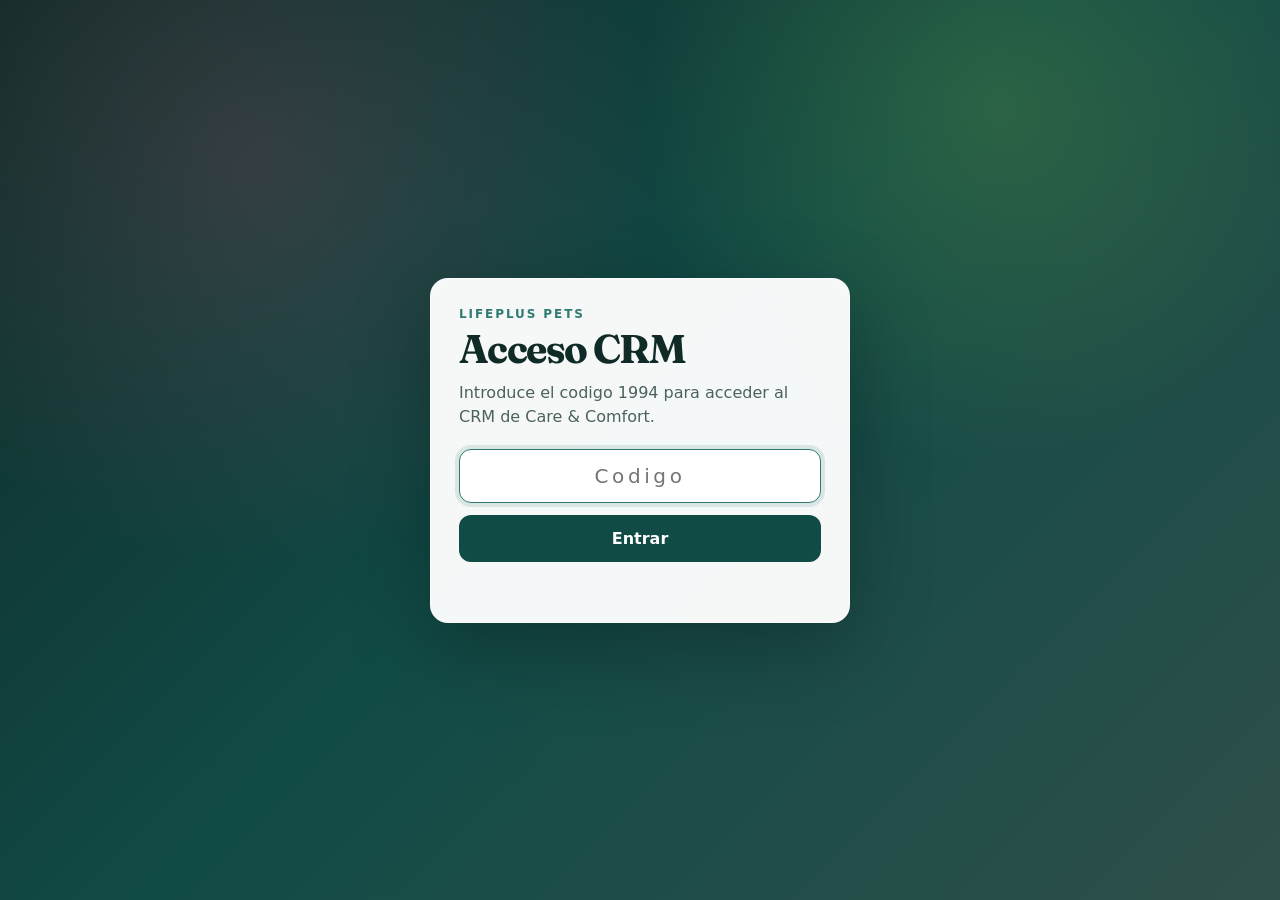
<file: crm-care-comfort/index.html>
<!doctype html>
<html lang="es">
  <head>
    <meta charset="UTF-8" />
    <meta name="viewport" content="width=device-width, initial-scale=1.0" />
    <title>Care &amp; Comfort CRM</title>
    <script
      src="../access-gate.js"
      data-code="1994"
      data-key="crm-care-comfort"
      data-title="Acceso CRM"
      data-subtitle="Introduce el codigo 1994 para acceder al CRM de Care & Comfort."
    ></script>
    <link rel="stylesheet" href="./styles.css" />
  </head>
  <body>
    <header class="hero">
      <p class="eyebrow">LifePlus Pets</p>
      <h1>Care &amp; Comfort CRM</h1>
      <p class="subtitle">
        CRM para clínicas veterinarias, tiendas de alimentación y comercios
        pet-friendly centrado en Care &amp; Comfort.
      </p>
      <div class="hero-actions">
        <button id="exportCsvBtn" class="btn btn-primary">Exportar CSV</button>
        <button id="exportInteractionsBtn" class="btn btn-secondary">
          Exportar interacciones
        </button>
        <button id="importBarcelonaVetsBtn" class="btn btn-secondary">
          Importar Vets BCN
        </button>
        <button id="importBarcelonaStoresBtn" class="btn btn-secondary">
          Importar Tiendas BCN
        </button>
        <button id="clearFormBtn" class="btn btn-secondary" type="button">
          Limpiar formulario
        </button>
        <a href="./manual.html" class="btn btn-secondary">Manual</a>
      </div>
    </header>

    <main class="layout">
      <section class="card">
        <h2>Nuevo contacto / Editar contacto</h2>
        <form id="contactForm" class="form-grid">
          <input type="hidden" id="recordId" />

          <label>
            Tipo de contacto
            <select id="contactType" required>
              <option value="">Selecciona</option>
              <option value="veterinary_clinic">Centro veterinario</option>
              <option value="dog_community">Grupo/comunidad canina</option>
              <option value="trainer">Adiestrador</option>
              <option value="breeder">Criador</option>
              <option value="pet_store">Tienda de mascotas</option>
              <option value="other">Otro</option>
            </select>
          </label>

          <label>
            Nombre (organizacion)
            <input id="organizationName" required />
          </label>

          <label>
            Persona de contacto
            <input id="contactName" />
          </label>

          <label>
            Direccion
            <input id="address" required />
          </label>

          <label>
            Telefono
            <input id="phone" required />
          </label>

          <label>
            Email
            <input id="email" type="email" />
            <small class="inline-help">La importación ya trae el email cuando existe; si no, puedes completarlo aquí.</small>
          </label>

          <label>
            Forma de contacto
            <select id="preferredContactMethod" required>
              <option value="">Selecciona</option>
              <option value="phone">Telefono</option>
              <option value="email">Email</option>
              <option value="whatsapp">WhatsApp</option>
              <option value="instagram_dm">Instagram DM</option>
              <option value="in_person">Presencial</option>
            </select>
          </label>

          <label>
            Estado del pipeline
            <select id="pipelineStage" required>
              <option value="nuevo">Nuevo</option>
              <option value="intento_1_enviado">Intento 1 enviado</option>
              <option value="intento_2_enviado">Intento 2 enviado</option>
              <option value="conversacion_abierta">Conversacion abierta</option>
              <option value="interesado">Interesado</option>
              <option value="propuesta_enviada">Propuesta enviada</option>
              <option value="en_negociacion">En negociacion</option>
              <option value="ganado">Ganado</option>
              <option value="perdido">Perdido</option>
              <option value="en_nurture">En nurture</option>
            </select>
          </label>

          <label>
            Ultimo contacto
            <input id="lastContactDate" type="date" />
          </label>

          <label>
            Respuesta
            <select id="responseStatus" required>
              <option value="sin_respuesta">Sin respuesta</option>
              <option value="interesado">Interesado</option>
              <option value="no_interesado">No interesado</option>
              <option value="recontactar">Recontactar</option>
              <option value="referido">Referido</option>
            </select>
          </label>

          <label class="full-width">
            Respuesta (notas)
            <textarea id="responseNotes" rows="3"></textarea>
          </label>

          <label>
            Proximo paso
            <input id="nextStep" required />
          </label>

          <label>
            Fecha proximo paso
            <input id="nextStepDue" type="date" />
          </label>

          <label>
            Responsable
            <input id="owner" />
          </label>

          <label>
            Base legal (GDPR)
            <select id="legalBasis">
              <option value="interes_legitimo">Interes legitimo</option>
              <option value="precontractual">Precontractual</option>
              <option value="consentimiento">Consentimiento</option>
            </select>
          </label>

          <label>
            Consentimiento
            <select id="consentStatus">
              <option value="no_aplica">No aplica</option>
              <option value="pendiente">Pendiente</option>
              <option value="otorgado">Otorgado</option>
              <option value="retirado">Retirado</option>
            </select>
          </label>

          <label>
            Prioridad
            <select id="priority">
              <option value="high">Alta</option>
              <option value="medium" selected>Media</option>
              <option value="low">Baja</option>
            </select>
          </label>

          <label>
            Revision de retencion
            <input id="retentionReviewAt" type="date" />
          </label>

          <label>
            Fuente
            <input id="source" placeholder="manual / referral / event" />
          </label>

          <div class="full-width">
            <button class="btn btn-primary" type="submit">
              Guardar contacto
            </button>
          </div>
        </form>
      </section>

      <section class="card">
        <div class="table-header">
          <h2>Pipeline de contactos</h2>
          <div class="filters">
            <input id="searchInput" placeholder="Buscar por centro, ciudad o teléfono" />
            <select id="statusFilter">
              <option value="">Todos los estados del pipeline</option>
              <option value="nuevo">Nuevo</option>
              <option value="intento_1_enviado">Intento 1 enviado</option>
              <option value="intento_2_enviado">Intento 2 enviado</option>
              <option value="conversacion_abierta">Conversacion abierta</option>
              <option value="interesado">Interesado</option>
              <option value="propuesta_enviada">Propuesta enviada</option>
              <option value="en_negociacion">En negociacion</option>
              <option value="ganado">Ganado</option>
              <option value="perdido">Perdido</option>
              <option value="en_nurture">En nurture</option>
            </select>
            <select id="ownerFilter">
              <option value="">Todos los responsables</option>
              <option value="Care &amp; Comfort">Care &amp; Comfort</option>
              <option value="Peter">Peter</option>
              <option value="Maika">Maika</option>
            </select>
            <input
              id="smsTemplateInput"
              placeholder="Plantilla SMS: Hola {nombre_corto}, somos Peter y Maika de LifePlus Pets..."
            />
          </div>
        </div>

        <div id="pipelineStats" class="pipeline-stats"></div>

        <div class="table-wrap">
          <table>
            <thead>
              <tr>
                <th class="col-actions">Acciones</th>
                <th class="cell-name">Organizacion</th>
                <th class="cell-phone">Telefono</th>
                <th class="col-email">Email</th>
                <th class="cell-method">Contacto</th>
                <th class="cell-pipeline">Pipeline</th>
                <th class="col-response">Respuesta</th>
                <th class="cell-next">Proximo paso</th>
                <th class="cell-date">Fecha</th>
                <th class="cell-count">Interacciones</th>
                <th class="cell-owner">Responsable</th>
                <th class="cell-type">Tipo</th>
              </tr>
            </thead>
            <tbody id="contactsTableBody"></tbody>
          </table>
        </div>

        <section id="historyPanel" class="history-panel">
          <h3>Historial del contacto activo</h3>
          <p id="historyContactMeta" class="history-meta">
            Selecciona "Historial" en un contacto para registrar SMS,
            WhatsApp, llamadas y respuestas.
          </p>
          <p class="history-note">
            Aquí puedes escribir exactamente lo que vas hablando con cada contacto: lo que dijiste, lo que respondió, la objeción, el siguiente paso y la fecha.
          </p>

          <form id="interactionForm" class="form-grid">
            <label>
              Fecha y hora
              <input id="interactionAt" type="datetime-local" required />
            </label>

            <label>
              Canal
              <select id="interactionChannel" required>
                <option value="sms">SMS</option>
                <option value="whatsapp">WhatsApp</option>
                <option value="phone_call">Llamada</option>
                <option value="email">Email</option>
                <option value="instagram_dm">Instagram DM</option>
                <option value="in_person">Presencial</option>
                <option value="other">Otro</option>
              </select>
            </label>

            <label>
              Tipo
              <select id="interactionType" required>
                <option value="outbound">Salida (tu mensaje)</option>
                <option value="inbound">Entrada (su respuesta)</option>
                <option value="note">Nota interna</option>
              </select>
            </label>

            <label>
              Respondio
              <select id="interactionResponded">
                <option value="no">No</option>
                <option value="si">Si</option>
                <option value="pendiente">Pendiente</option>
              </select>
            </label>

            <label class="full-width">
              Que hiciste
              <input
                id="interactionSummary"
                placeholder="Ej: Enviado SMS de primer contacto"
                required
              />
            </label>

            <label class="full-width">
              Que dijo / detalles
              <textarea
                id="interactionSaid"
                rows="3"
                placeholder="Ej: Dice que le interesa y pide precios"
              ></textarea>
            </label>

            <label>
              Resultado
              <select id="interactionResult">
                <option value="sin_respuesta">Sin respuesta</option>
                <option value="interesado">Interesado</option>
                <option value="no_interesado">No interesado</option>
                <option value="recontactar">Recontactar</option>
                <option value="referido">Referido</option>
                <option value="cita_llamada">Cita llamada</option>
              </select>
            </label>

            <label>
              Responsable (upline)
              <input id="interactionOwner" placeholder="Peter / Maika / Care &amp; Comfort" />
            </label>

            <label class="full-width">
              Proximo paso
              <input
                id="interactionNextStep"
                placeholder="Ej: Llamar para explicar nueva linea Pets"
              />
            </label>

            <label>
              Fecha proximo paso
              <input id="interactionNextDue" type="date" />
            </label>

            <div class="full-width history-actions">
              <button class="btn btn-primary" type="submit">
                Registrar interaccion
              </button>
              <button
                id="clearInteractionFormBtn"
                class="btn btn-secondary"
                type="button"
              >
                Limpiar interaccion
              </button>
            </div>
          </form>

          <div class="history-list-wrap">
            <table>
              <thead>
                <tr>
                  <th>Fecha/Hora</th>
                  <th>Canal</th>
                  <th>Tipo</th>
                  <th>Respondio</th>
                  <th>Resumen</th>
                  <th>Que dijo</th>
                  <th>Resultado</th>
                  <th>Proximo paso</th>
                  <th>Responsable</th>
                  <th>Acciones</th>
                </tr>
              </thead>
              <tbody id="interactionsTableBody">
                <tr>
                  <td colspan="10">Sin contacto seleccionado.</td>
                </tr>
              </tbody>
            </table>
          </div>
        </section>
      </section>
    </main>

    <script src="./app.js"></script>
  </body>
</html>
</file>
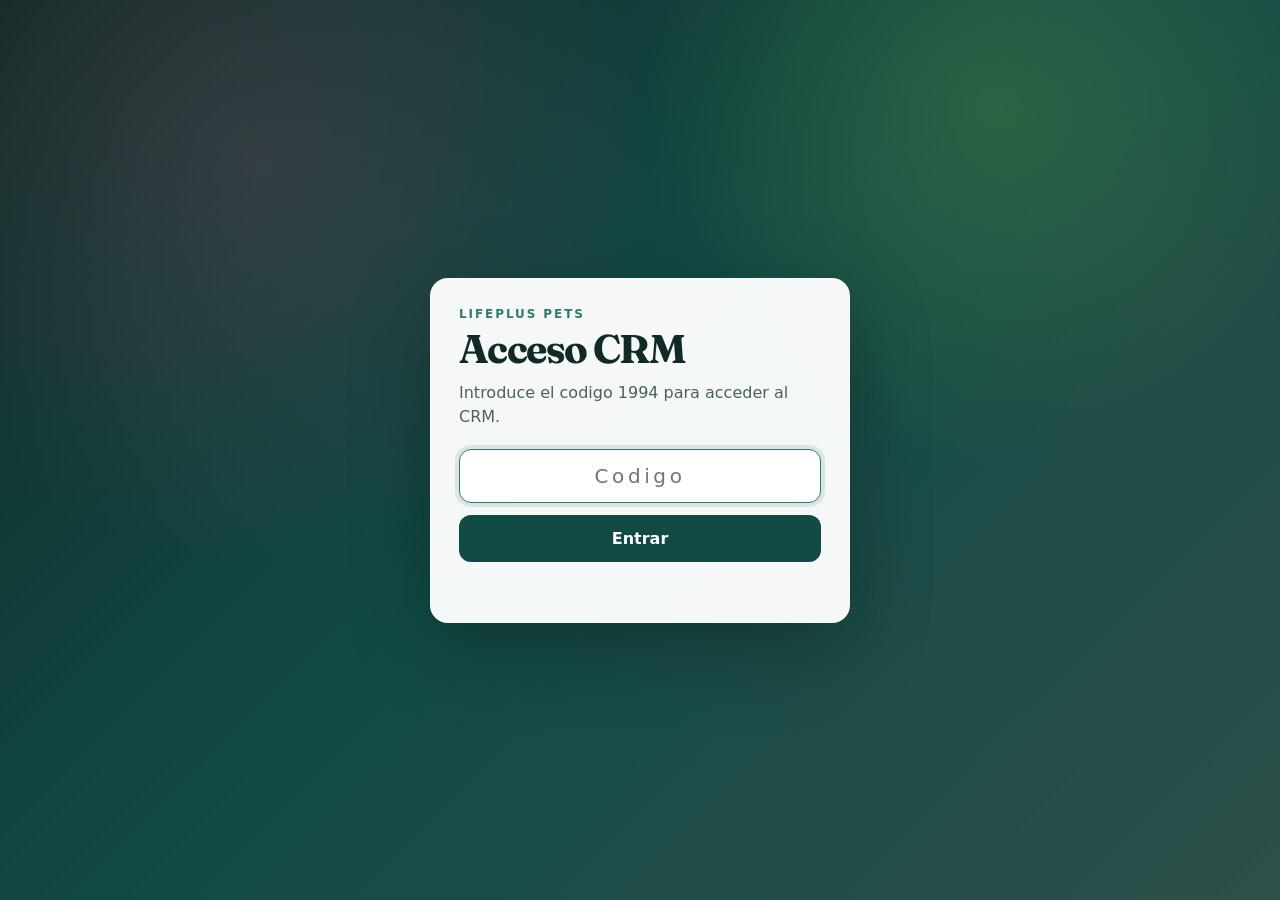
<file: crm/index.html>
<!doctype html>
<html lang="es">
  <head>
    <meta charset="UTF-8" />
    <meta name="viewport" content="width=device-width, initial-scale=1.0" />
    <title>PETS Outreach CRM</title>
    <script
      src="../access-gate.js"
      data-code="1994"
      data-key="crm"
      data-title="Acceso CRM"
      data-subtitle="Introduce el codigo 1994 para acceder al CRM."
    ></script>
    <link rel="stylesheet" href="./styles.css" />
  </head>
  <body>
    <header class="hero">
      <p class="eyebrow">LifePlus Pets</p>
      <h1>PETS Outreach CRM</h1>
      <p class="subtitle">
        Contactos de centros veterinarios, grupos y comunidades caninas con
        seguimiento accionable.
      </p>
      <div class="hero-actions">
        <button id="exportCsvBtn" class="btn btn-primary">Exportar CSV</button>
        <button id="exportInteractionsBtn" class="btn btn-secondary">
          Exportar interacciones
        </button>
        <button id="importMonicaBtn" class="btn btn-secondary">
          Importar Monica
        </button>
        <button id="importBelenBtn" class="btn btn-secondary">
          Importar Belen
        </button>
        <button id="importBelenPdfBtn" class="btn btn-secondary">
          Importar Belen PDF
        </button>
        <button id="importBarcelonaVetsBtn" class="btn btn-secondary">
          Importar Vets BCN
        </button>
        <button id="importBarcelonaStoresBtn" class="btn btn-secondary">
          Importar Tiendas BCN
        </button>
        <button id="clearFormBtn" class="btn btn-secondary" type="button">
          Limpiar formulario
        </button>
        <a href="./manual.html" class="btn btn-secondary">Manual</a>
      </div>
    </header>

    <main class="layout">
      <section class="card">
        <h2>Nuevo contacto / Editar contacto</h2>
        <form id="contactForm" class="form-grid">
          <input type="hidden" id="recordId" />

          <label>
            Tipo de contacto
            <select id="contactType" required>
              <option value="">Selecciona</option>
              <option value="veterinary_clinic">Centro veterinario</option>
              <option value="dog_community">Grupo/comunidad canina</option>
              <option value="trainer">Adiestrador</option>
              <option value="breeder">Criador</option>
              <option value="pet_store">Tienda de mascotas</option>
              <option value="other">Otro</option>
            </select>
          </label>

          <label>
            Nombre (organizacion)
            <input id="organizationName" required />
          </label>

          <label>
            Persona de contacto
            <input id="contactName" />
          </label>

          <label>
            Direccion
            <input id="address" required />
          </label>

          <label>
            Telefono
            <input id="phone" required />
          </label>

          <label>
            Email
            <input id="email" type="email" />
            <small class="inline-help">La importación ya trae el email cuando existe; si no, puedes completarlo aquí.</small>
          </label>

          <label>
            Forma de contacto
            <select id="preferredContactMethod" required>
              <option value="">Selecciona</option>
              <option value="phone">Telefono</option>
              <option value="email">Email</option>
              <option value="whatsapp">WhatsApp</option>
              <option value="instagram_dm">Instagram DM</option>
              <option value="in_person">Presencial</option>
            </select>
          </label>

          <label>
            Estado del pipeline
            <select id="pipelineStage" required>
              <option value="nuevo">Nuevo</option>
              <option value="intento_1_enviado">Intento 1 enviado</option>
              <option value="intento_2_enviado">Intento 2 enviado</option>
              <option value="conversacion_abierta">Conversacion abierta</option>
              <option value="interesado">Interesado</option>
              <option value="propuesta_enviada">Propuesta enviada</option>
              <option value="en_negociacion">En negociacion</option>
              <option value="ganado">Ganado</option>
              <option value="perdido">Perdido</option>
              <option value="en_nurture">En nurture</option>
            </select>
          </label>

          <label>
            Ultimo contacto
            <input id="lastContactDate" type="date" />
          </label>

          <label>
            Respuesta
            <select id="responseStatus" required>
              <option value="sin_respuesta">Sin respuesta</option>
              <option value="interesado">Interesado</option>
              <option value="no_interesado">No interesado</option>
              <option value="recontactar">Recontactar</option>
              <option value="referido">Referido</option>
            </select>
          </label>

          <label class="full-width">
            Respuesta (notas)
            <textarea id="responseNotes" rows="3"></textarea>
          </label>

          <label>
            Proximo paso
            <input id="nextStep" required />
          </label>

          <label>
            Fecha proximo paso
            <input id="nextStepDue" type="date" />
          </label>

          <label>
            Responsable
            <input id="owner" />
          </label>

          <label>
            Base legal (GDPR)
            <select id="legalBasis">
              <option value="interes_legitimo">Interes legitimo</option>
              <option value="precontractual">Precontractual</option>
              <option value="consentimiento">Consentimiento</option>
            </select>
          </label>

          <label>
            Consentimiento
            <select id="consentStatus">
              <option value="no_aplica">No aplica</option>
              <option value="pendiente">Pendiente</option>
              <option value="otorgado">Otorgado</option>
              <option value="retirado">Retirado</option>
            </select>
          </label>

          <label>
            Prioridad
            <select id="priority">
              <option value="high">Alta</option>
              <option value="medium" selected>Media</option>
              <option value="low">Baja</option>
            </select>
          </label>

          <label>
            Revision de retencion
            <input id="retentionReviewAt" type="date" />
          </label>

          <label>
            Fuente
            <input id="source" placeholder="manual / referral / event" />
          </label>

          <div class="full-width">
            <button class="btn btn-primary" type="submit">
              Guardar contacto
            </button>
          </div>
        </form>
      </section>

      <section class="card">
        <div class="table-header">
          <h2>Pipeline de contactos</h2>
          <div class="filters">
            <input id="searchInput" placeholder="Buscar por nombre o telefono" />
            <select id="statusFilter">
              <option value="">Todos los estados del pipeline</option>
              <option value="nuevo">Nuevo</option>
              <option value="intento_1_enviado">Intento 1 enviado</option>
              <option value="intento_2_enviado">Intento 2 enviado</option>
              <option value="conversacion_abierta">Conversacion abierta</option>
              <option value="interesado">Interesado</option>
              <option value="propuesta_enviada">Propuesta enviada</option>
              <option value="en_negociacion">En negociacion</option>
              <option value="ganado">Ganado</option>
              <option value="perdido">Perdido</option>
              <option value="en_nurture">En nurture</option>
            </select>
            <select id="ownerFilter">
              <option value="">Todos los responsables</option>
              <option value="Monica">Monica</option>
              <option value="Belen">Belen</option>
              <option value="Barcelona">Barcelona</option>
            </select>
            <input
              id="smsTemplateInput"
              placeholder="Plantilla SMS: Hola {nombre_corto}, somos Peter y Maika de LifePlus..."
            />
          </div>
        </div>

        <div id="pipelineStats" class="pipeline-stats"></div>

        <div class="table-wrap">
          <table>
            <thead>
              <tr>
                <th class="col-actions">Acciones</th>
                <th class="cell-name">Organizacion</th>
                <th class="cell-phone">Telefono</th>
                <th class="col-email">Email</th>
                <th class="cell-method">Contacto</th>
                <th class="cell-pipeline">Pipeline</th>
                <th class="col-response">Respuesta</th>
                <th class="cell-next">Proximo paso</th>
                <th class="cell-date">Fecha</th>
                <th class="cell-count">Interacciones</th>
                <th class="cell-owner">Responsable</th>
                <th class="cell-type">Tipo</th>
              </tr>
            </thead>
            <tbody id="contactsTableBody"></tbody>
          </table>
        </div>

        <section id="historyPanel" class="history-panel">
          <h3>Historial del contacto activo</h3>
          <p id="historyContactMeta" class="history-meta">
            Selecciona "Historial" en un contacto para registrar SMS,
            WhatsApp, llamadas y respuestas.
          </p>

          <form id="interactionForm" class="form-grid">
            <label>
              Fecha y hora
              <input id="interactionAt" type="datetime-local" required />
            </label>

            <label>
              Canal
              <select id="interactionChannel" required>
                <option value="sms">SMS</option>
                <option value="whatsapp">WhatsApp</option>
                <option value="phone_call">Llamada</option>
                <option value="email">Email</option>
                <option value="instagram_dm">Instagram DM</option>
                <option value="in_person">Presencial</option>
                <option value="other">Otro</option>
              </select>
            </label>

            <label>
              Tipo
              <select id="interactionType" required>
                <option value="outbound">Salida (tu mensaje)</option>
                <option value="inbound">Entrada (su respuesta)</option>
                <option value="note">Nota interna</option>
              </select>
            </label>

            <label>
              Respondio
              <select id="interactionResponded">
                <option value="no">No</option>
                <option value="si">Si</option>
                <option value="pendiente">Pendiente</option>
              </select>
            </label>

            <label class="full-width">
              Que hiciste
              <input
                id="interactionSummary"
                placeholder="Ej: Enviado SMS de primer contacto"
                required
              />
            </label>

            <label class="full-width">
              Que dijo / detalles
              <textarea
                id="interactionSaid"
                rows="3"
                placeholder="Ej: Dice que le interesa y pide precios"
              ></textarea>
            </label>

            <label>
              Resultado
              <select id="interactionResult">
                <option value="sin_respuesta">Sin respuesta</option>
                <option value="interesado">Interesado</option>
                <option value="no_interesado">No interesado</option>
                <option value="recontactar">Recontactar</option>
                <option value="referido">Referido</option>
                <option value="cita_llamada">Cita llamada</option>
              </select>
            </label>

            <label>
              Responsable (upline)
              <input id="interactionOwner" placeholder="Monica / Belen" />
            </label>

            <label class="full-width">
              Proximo paso
              <input
                id="interactionNextStep"
                placeholder="Ej: Llamar para explicar nueva linea Pets"
              />
            </label>

            <label>
              Fecha proximo paso
              <input id="interactionNextDue" type="date" />
            </label>

            <div class="full-width history-actions">
              <button class="btn btn-primary" type="submit">
                Registrar interaccion
              </button>
              <button
                id="clearInteractionFormBtn"
                class="btn btn-secondary"
                type="button"
              >
                Limpiar interaccion
              </button>
            </div>
          </form>

          <div class="history-list-wrap">
            <table>
              <thead>
                <tr>
                  <th>Fecha/Hora</th>
                  <th>Canal</th>
                  <th>Tipo</th>
                  <th>Respondio</th>
                  <th>Resumen</th>
                  <th>Que dijo</th>
                  <th>Resultado</th>
                  <th>Proximo paso</th>
                  <th>Responsable</th>
                  <th>Acciones</th>
                </tr>
              </thead>
              <tbody id="interactionsTableBody">
                <tr>
                  <td colspan="10">Sin contacto seleccionado.</td>
                </tr>
              </tbody>
            </table>
          </div>
        </section>
      </section>
    </main>

    <script src="./app.js"></script>
  </body>
</html>
</file>
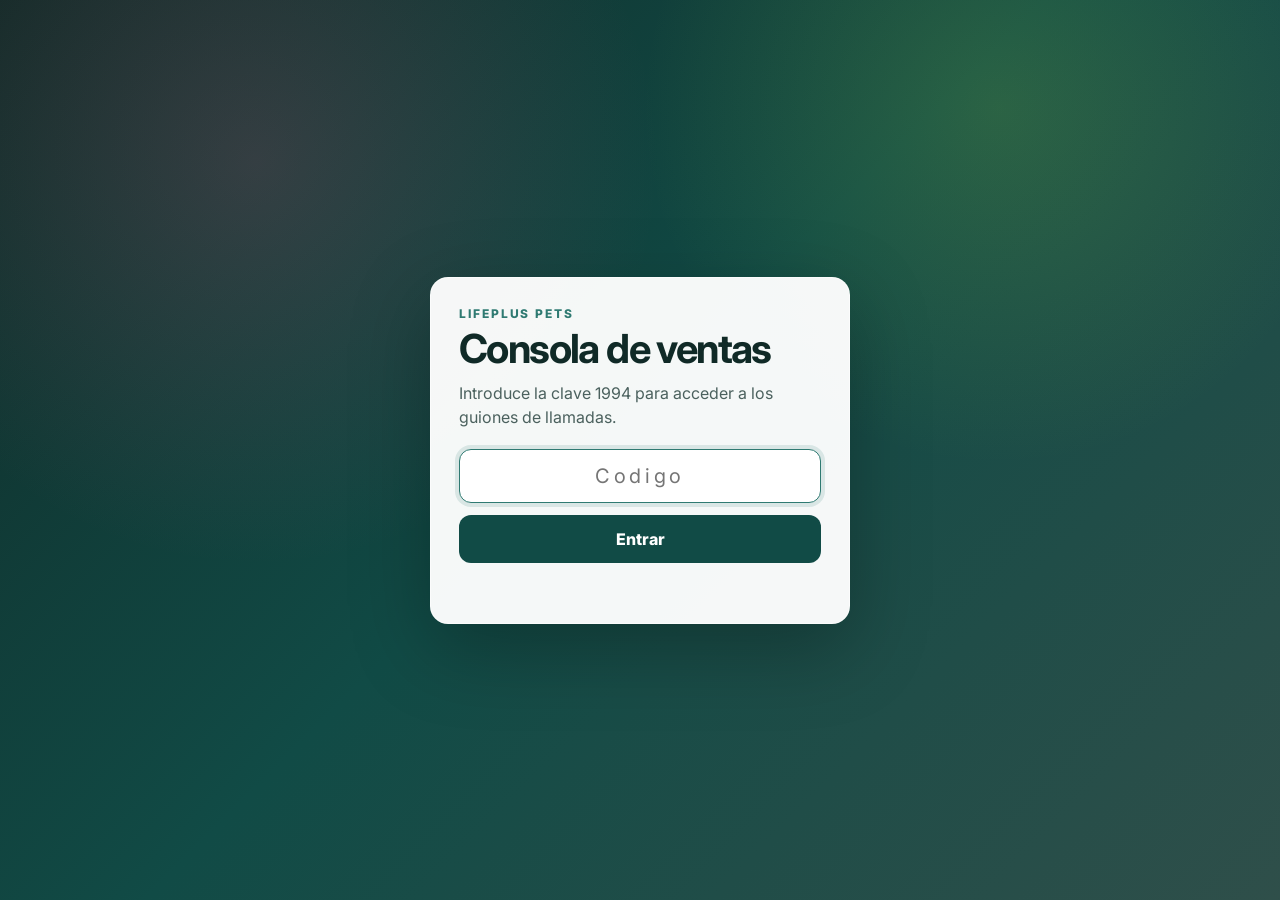
<file: ventas/index.html>
<!doctype html>
<html lang="es">
  <head>
    <meta charset="UTF-8" />
    <meta name="viewport" content="width=device-width, initial-scale=1.0" />
    <title>LifePlus Pets - Consola de ventas</title>
    <script
      src="../access-gate.js"
      data-code="1994,1114,1-1-1-4"
      data-key="ventas"
      data-title="Consola de ventas"
      data-subtitle="Introduce la clave 1994 para acceder a los guiones de llamadas."
    ></script>
    <link rel="preconnect" href="https://fonts.googleapis.com" />
    <link rel="preconnect" href="https://fonts.gstatic.com" crossorigin />
    <link
      href="https://fonts.googleapis.com/css2?family=Inter:wght@400;600;700;800;900&display=swap"
      rel="stylesheet"
    />
    <link rel="stylesheet" href="./styles.css?v=20260516-materiales" />
  </head>
  <body>
    <header class="app-header">
      <div class="shell header-inner">
        <a class="brand" href="../index.html" aria-label="Volver a LifePlus Pets">
          <span class="brand-mark">+</span>
          <span>
            <strong>LifePlus Pets</strong>
            <small>Panel de control de ventas</small>
          </span>
        </a>
        <div class="header-actions">
          <button class="btn btn-soft" id="resetDataBtn" type="button">Resetear</button>
          <a class="btn btn-dark" href="../crm-care-comfort/">Abrir CRM</a>
        </div>
      </div>
    </header>

    <nav class="tabs" aria-label="Secciones de venta">
      <div class="shell tabs-inner">
        <button class="tab is-active" data-tab="scripts" type="button">
          <span>☎</span>
          Llamadas
        </button>
        <button class="tab" data-tab="whatsapp" type="button">
          <span>✉</span>
          WhatsApp
        </button>
        <button class="tab" data-tab="emails" type="button">
          <span>@</span>
          Email
        </button>
        <button class="tab" data-tab="objeciones" type="button">
          <span>!</span>
          Objeciones
        </button>
        <button class="tab" data-tab="productos" type="button">
          <span>▣</span>
          Fichas
        </button>
      </div>
    </nav>

    <main class="shell main">
      <section class="overview">
        <div>
          <p class="eyebrow">Care &amp; Comfort</p>
          <h1>Guiones rápidos para clínicas veterinarias</h1>
          <p>
            Textos listos para llamar, copiar y adaptar durante el contacto con
            clínicas, tiendas y centros pet-friendly.
          </p>
        </div>
        <div class="metric-grid" aria-label="Resumen operativo">
          <article class="metric metric-call">
            <strong>2</strong>
            <span>guiones de llamada</span>
          </article>
          <article class="metric metric-wa">
            <strong>4</strong>
            <span>mensajes WhatsApp</span>
          </article>
          <article class="metric metric-email">
            <strong>6</strong>
            <span>emails por perfil</span>
          </article>
          <article class="metric metric-obj">
            <strong>3</strong>
            <span>respuestas técnicas</span>
          </article>
        </div>
      </section>

      <section class="panel is-active" id="panel-scripts" data-panel="scripts">
        <div class="section-head">
          <div>
            <p class="eyebrow">Teléfono</p>
            <h2>Llamadas</h2>
          </div>
          <p>Usa la versión suave para recepción y la directa para decisores.</p>
        </div>
        <div class="stack" id="scriptsList"></div>
      </section>

      <section class="panel" id="panel-whatsapp" data-panel="whatsapp">
        <div class="section-head">
          <div>
            <p class="eyebrow">Seguimiento</p>
            <h2>WhatsApp</h2>
          </div>
          <p>Mensajes breves para enviar ficha, retomar conversación y explicar la diferencia con químicos.</p>
        </div>
        <div class="stack" id="whatsappList"></div>
      </section>

      <section class="panel" id="panel-emails" data-panel="emails">
        <div class="section-head">
          <div>
            <p class="eyebrow">Veterinarios</p>
            <h2>Email por perfil</h2>
          </div>
          <p>Plantillas largas para decisores, clinicas pequenas, centrales y centros con sensibilidad familiar.</p>
        </div>
        <div class="compliance-note">
          <strong>Linea segura:</strong>
          Care &amp; Comfort es solo para perros, de uso externo, sin permetrina y con aceites naturales. No lo presentes como sustituto de protocolos veterinarios ni como garantia medica para personas.
        </div>
        <div class="stack" id="emailsList"></div>
      </section>

      <section class="panel" id="panel-objeciones" data-panel="objeciones">
        <div class="objection-hero">
          <div class="objection-icon">!</div>
          <div>
            <p class="eyebrow">Escudo técnico</p>
            <h2>"¿Es tan potente como la química?"</h2>
          </div>
        </div>
        <div class="stack compact" id="objectionsList"></div>
      </section>

      <section class="panel" id="panel-productos" data-panel="productos">
        <div class="section-head">
          <div>
            <p class="eyebrow">Referencia rápida</p>
            <h2>Fichas de producto</h2>
          </div>
          <p>Datos sencillos para orientar la conversación y saber cuándo presentar cada producto.</p>
        </div>
        <div class="product-grid" id="productsList"></div>
      </section>
    </main>

    <div class="toast" id="toast" role="status" aria-live="polite"></div>

    <footer class="app-footer">
      <div class="shell footer-inner">
        <span>LifePlus Pets Sales Console V4.2</span>
        <span id="syncStatus">Sincronizacion local</span>
      </div>
    </footer>

    <script src="./script.js?v=20260516-materiales"></script>
  </body>
</html>
</file>
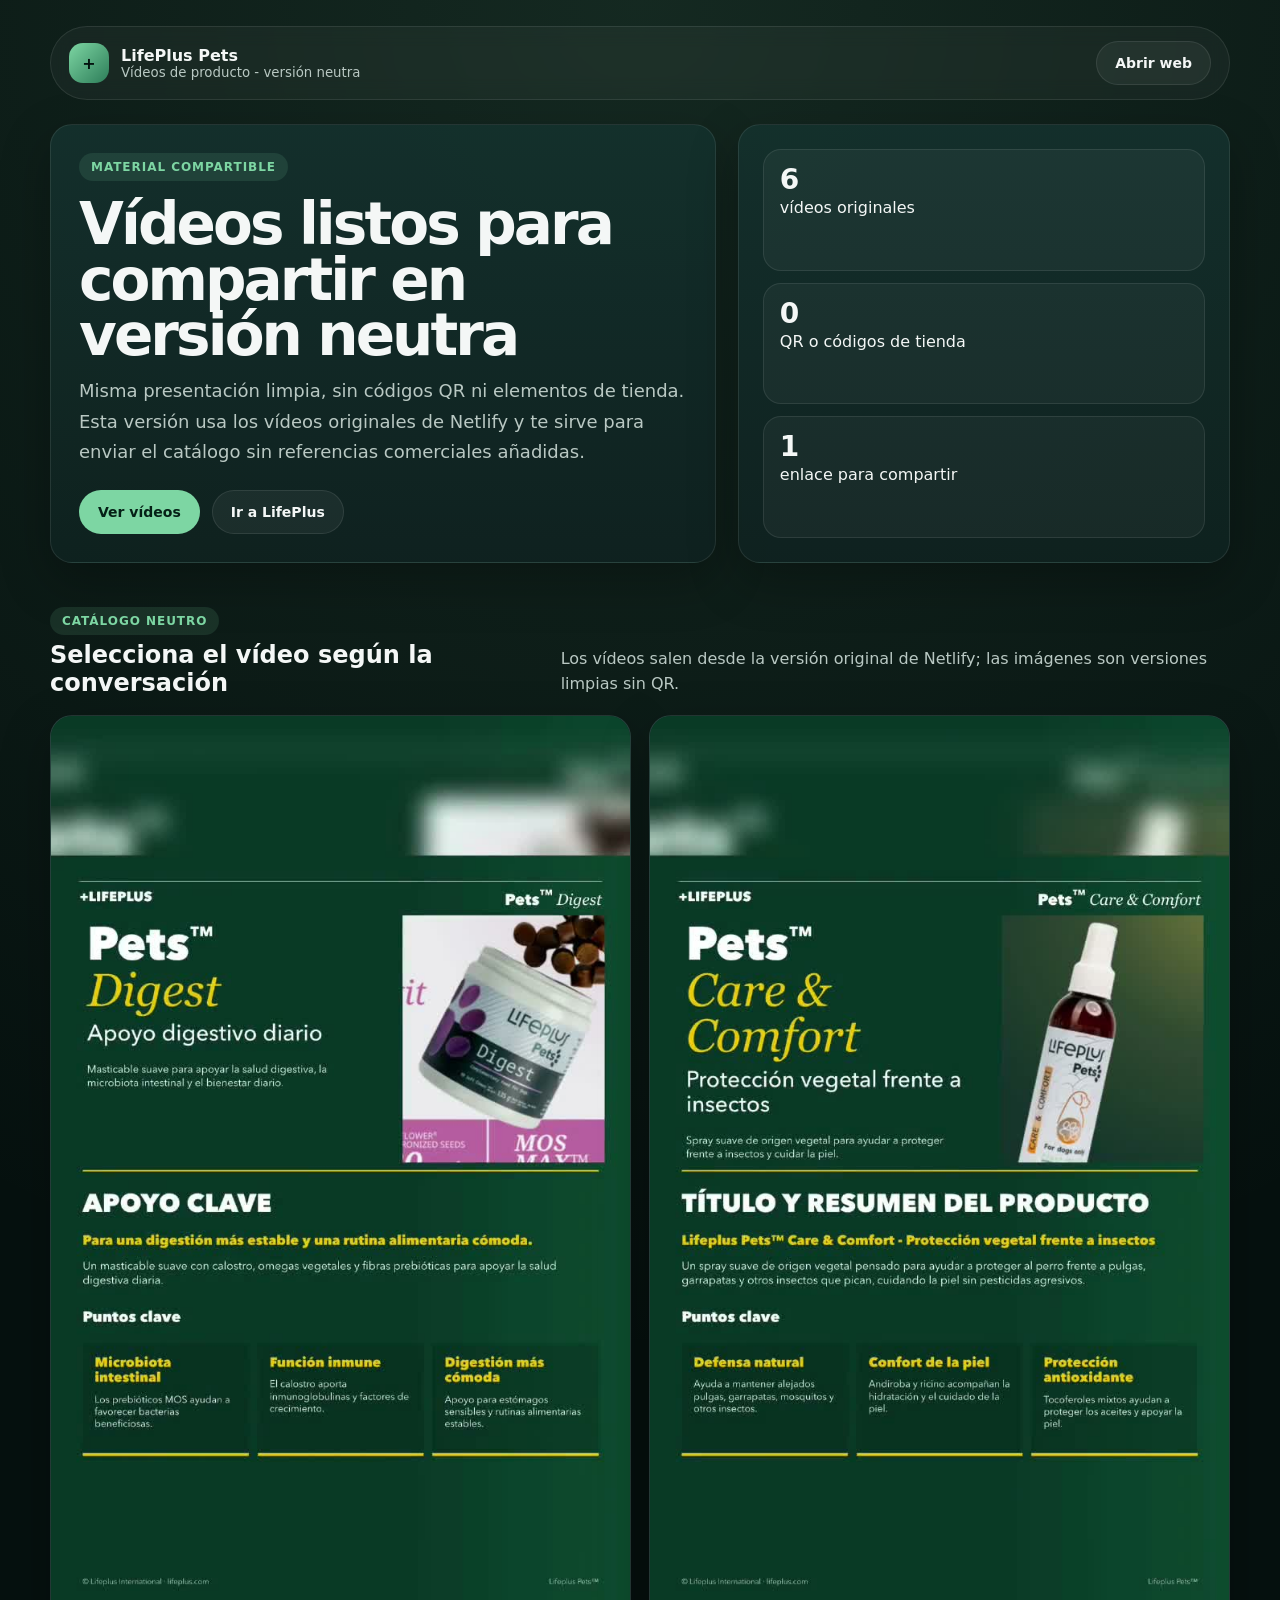
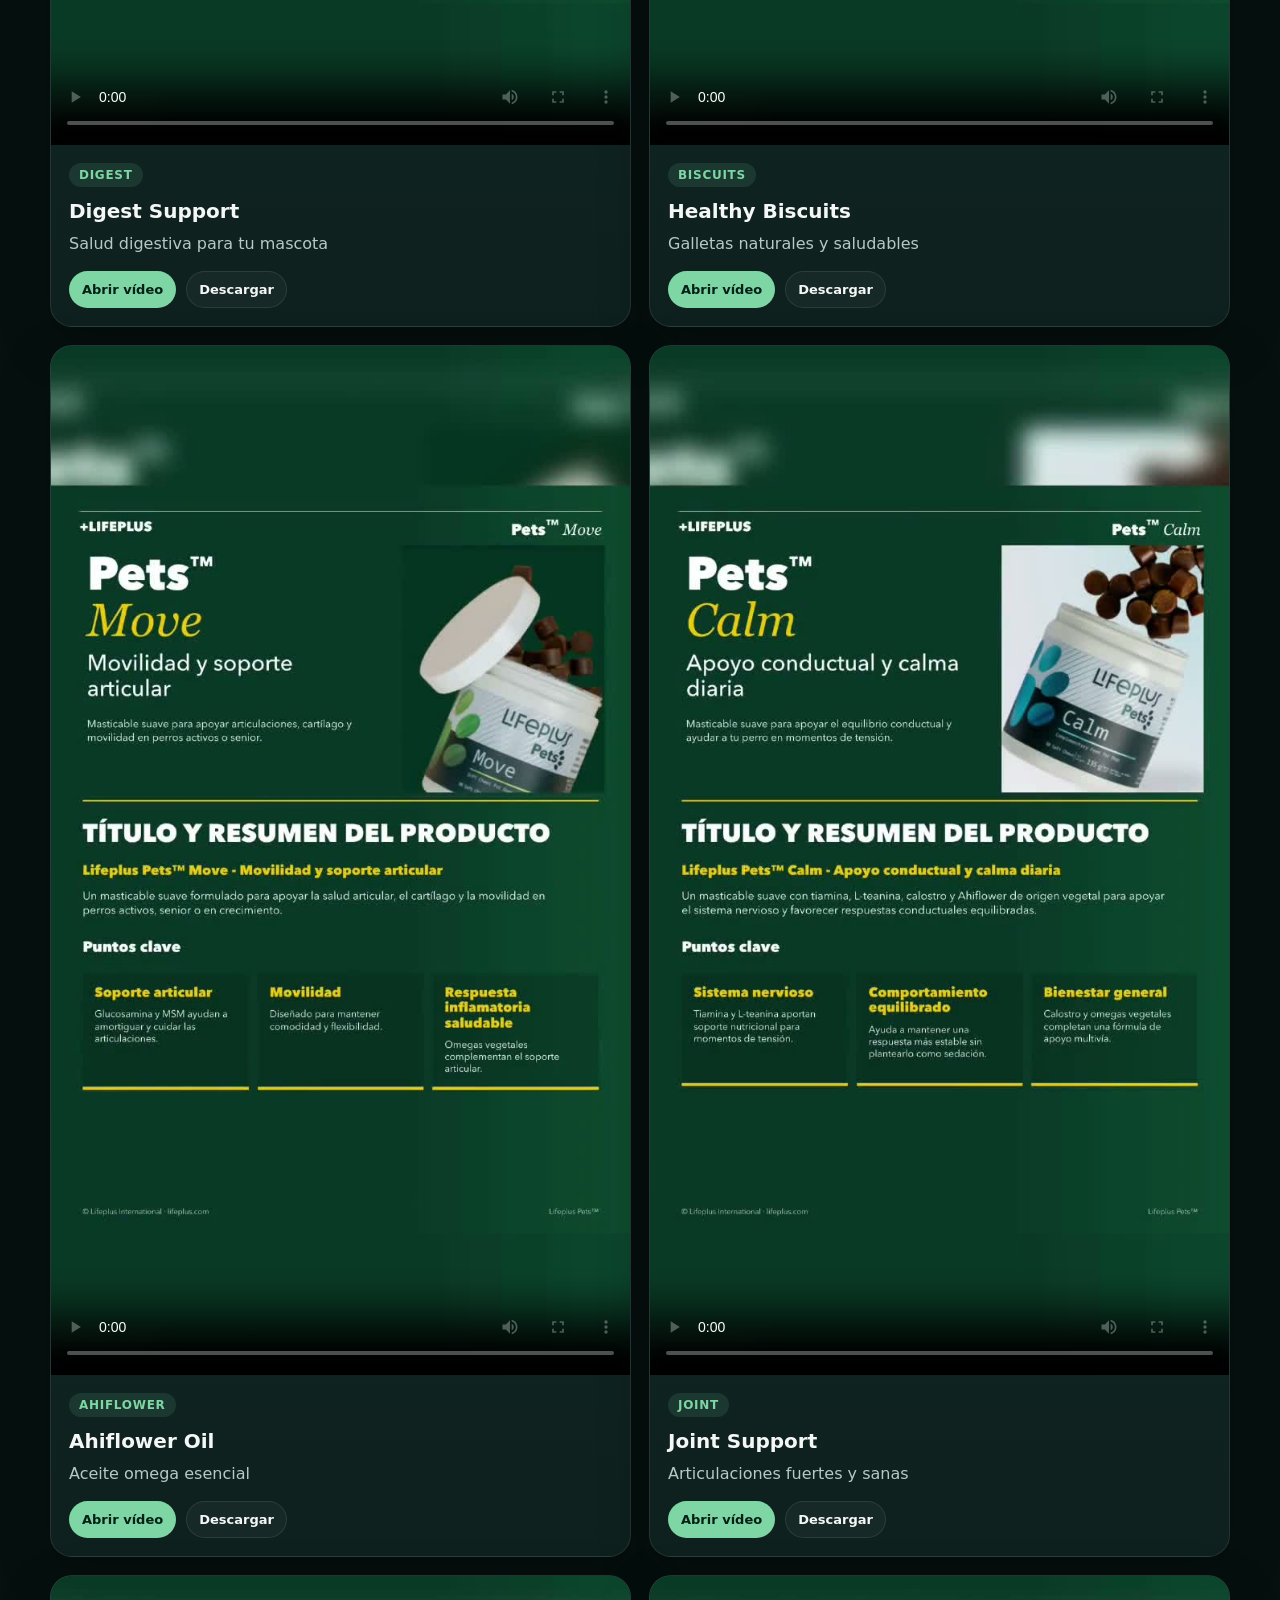
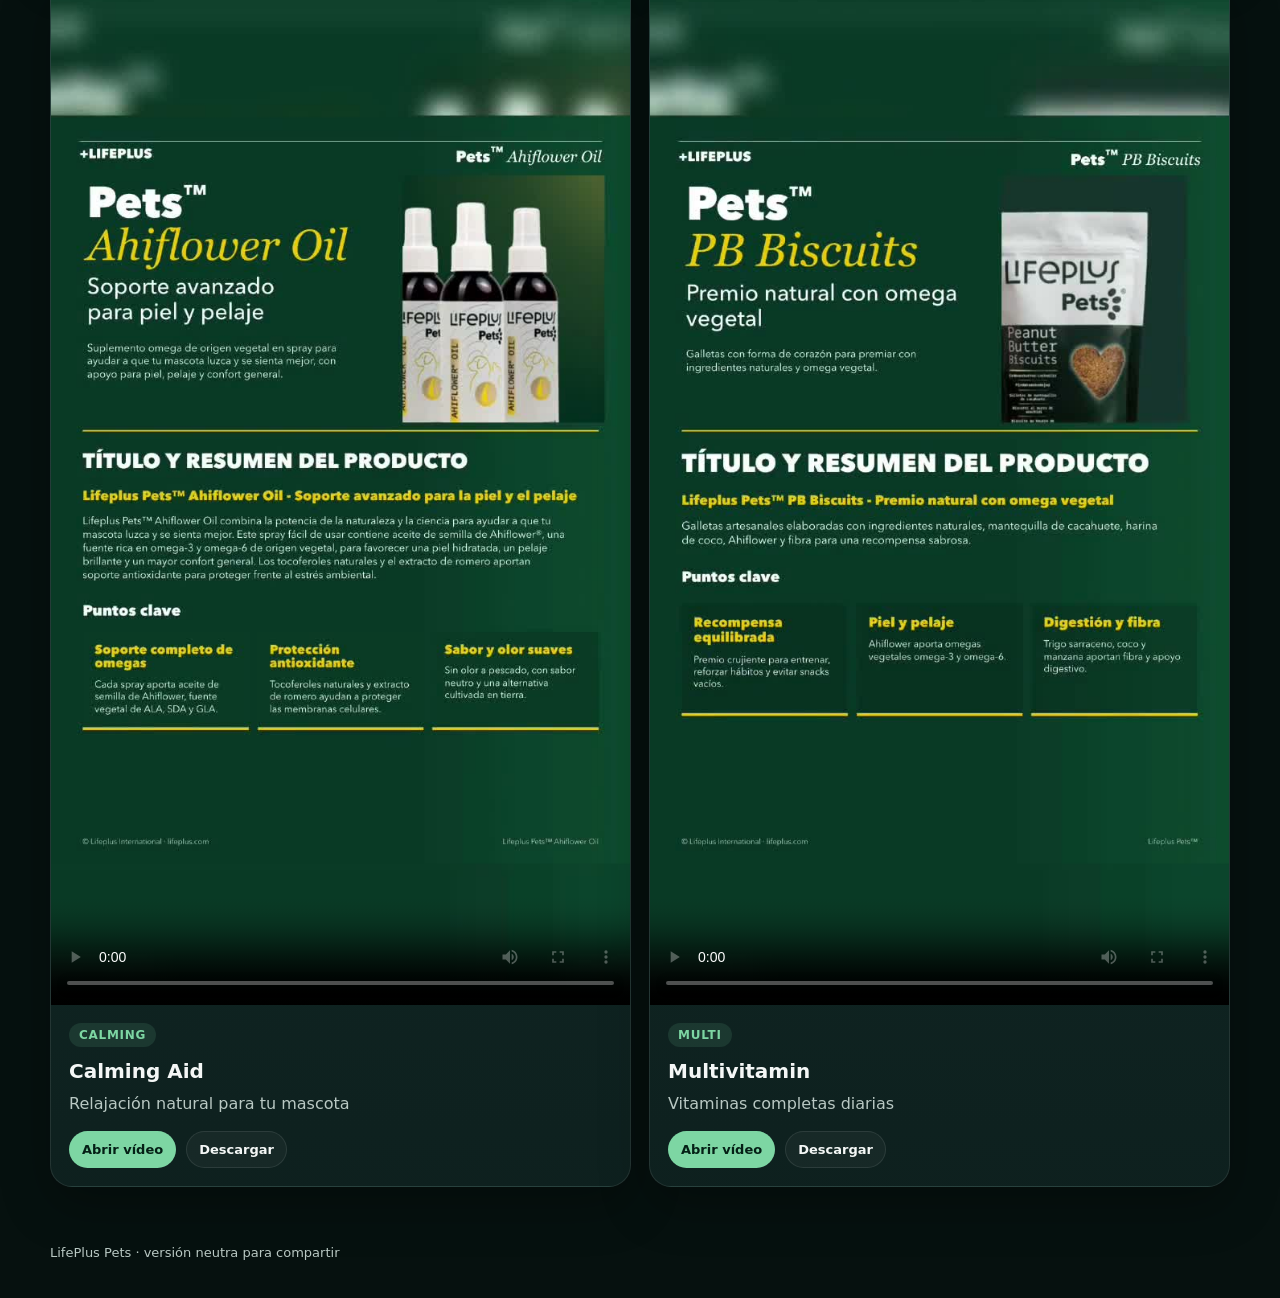
<file: videos-neutral/index.html>
<!doctype html>
<html lang="es">
  <head>
    <meta charset="UTF-8" />
    <meta name="viewport" content="width=device-width, initial-scale=1.0" />
    <title>LifePlus Pets | Vídeos de producto</title>
    <meta name="description" content="Vídeos de producto de LifePlus Pets para compartir en versión neutra, sin QR ni códigos de tienda." />
    <style>
      :root{--bg:#06110f;--panel:#0f2220;--panel2:#14312d;--text:#f4f7f6;--muted:#b9c8c3;--accent:#7dd6a3;--line:rgba(255,255,255,.09);--radius:22px;--shadow:0 18px 50px rgba(0,0,0,.28)}
      *{box-sizing:border-box} body{margin:0;font-family:Inter,system-ui,sans-serif;background:radial-gradient(circle at top, rgba(125,214,163,.12), transparent 30%),var(--bg);color:var(--text)}
      a{color:inherit;text-decoration:none} img,video{max-width:100%;display:block}
      .wrap{width:min(1180px,calc(100% - 32px));margin:0 auto}
      .top{padding:26px 0 16px}
      .bar{display:flex;justify-content:space-between;align-items:center;gap:16px;padding:14px 18px;border:1px solid var(--line);border-radius:999px;background:rgba(255,255,255,.04);backdrop-filter:blur(10px)}
      .brand{display:flex;align-items:center;gap:12px}
      .mark{width:40px;height:40px;border-radius:14px;display:grid;place-items:center;background:linear-gradient(135deg,#7dd6a3,#2d7d59);font-weight:900;color:#03120e}
      .brand small{display:block;color:var(--muted)}
      .hero{display:grid;grid-template-columns:1.15fr .85fr;gap:22px;padding:24px 0 12px}
      .card,.video-card{background:linear-gradient(180deg, rgba(20,49,45,.92), rgba(15,34,32,.92));border:1px solid var(--line);border-radius:var(--radius);box-shadow:var(--shadow)}
      .card{padding:28px}
      .kicker{display:inline-flex;gap:8px;align-items:center;padding:7px 12px;border-radius:999px;background:rgba(125,214,163,.12);color:var(--accent);font-size:12px;font-weight:800;letter-spacing:.08em;text-transform:uppercase}
      h1{margin:16px 0 12px;font-size:clamp(34px,4.8vw,58px);line-height:.96;letter-spacing:-.05em}
      .lead{margin:0;color:var(--muted);font-size:18px;line-height:1.7}
      .actions{display:flex;flex-wrap:wrap;gap:12px;margin-top:22px}
      .btn{display:inline-flex;align-items:center;justify-content:center;padding:13px 18px;border-radius:999px;font-weight:800;font-size:14px;border:1px solid transparent}
      .btn.primary{background:var(--accent);color:#052016}.btn.secondary{background:rgba(255,255,255,.05);border-color:var(--line)}
      .stats{display:grid;gap:12px;padding:24px}
      .stat{padding:16px;border-radius:18px;background:rgba(255,255,255,.04);border:1px solid var(--line)}
      .stat strong{display:block;font-size:28px;line-height:1;margin-bottom:4px}
      .section{padding:16px 0 34px}
      .head{display:flex;justify-content:space-between;align-items:end;gap:16px;margin-bottom:18px}
      .head h2{margin:6px 0 0;font-size:24px}
      .grid{display:grid;grid-template-columns:repeat(2,minmax(0,1fr));gap:18px}
      .video-card{overflow:hidden}
      .media{aspect-ratio: 9/16;background:#0a0f0e}
      .media img,.media video{width:100%;height:100%;object-fit:cover;background:#0a0f0e}
      .body{padding:18px}
      .tag{display:inline-block;padding:5px 10px;border-radius:999px;background:rgba(125,214,163,.12);color:var(--accent);font-size:12px;font-weight:800;text-transform:uppercase;letter-spacing:.06em}
      h3{margin:12px 0 8px;font-size:20px}
      p{margin:0;color:var(--muted);line-height:1.6}
      .row{display:flex;flex-wrap:wrap;gap:10px;margin-top:14px}
      .link{display:inline-flex;align-items:center;justify-content:center;padding:10px 12px;border-radius:999px;border:1px solid var(--line);background:rgba(255,255,255,.04);font-weight:800;font-size:13px}
      .link.primary{background:var(--accent);color:#052016;border-color:transparent}
      .footer{padding:24px 0 38px;color:var(--muted);font-size:13px}
      @media (max-width: 980px){.hero,.grid{grid-template-columns:1fr}}
      @media (max-width: 640px){.card,.body{padding:18px}.bar{border-radius:24px}.head{flex-direction:column;align-items:flex-start} h1{font-size:36px}}
    </style>
  </head>
  <body>
    <div class="wrap top">
      <header class="bar">
        <a class="brand" href="/" aria-label="Volver a LifePlus Pets">
          <div class="mark">+</div>
          <div><strong>LifePlus Pets</strong><small>Vídeos de producto - versión neutra</small></div>
        </a>
        <a class="btn secondary" href="https://www.lifeplus.com/" target="_blank" rel="noreferrer">Abrir web</a>
      </header>

      <div class="hero">
        <section class="card">
          <span class="kicker">Material compartible</span>
          <h1>Vídeos listos para compartir en versión neutra</h1>
          <p class="lead">Misma presentación limpia, sin códigos QR ni elementos de tienda. Esta versión usa los vídeos originales de Netlify y te sirve para enviar el catálogo sin referencias comerciales añadidas.</p>
          <div class="actions">
            <a class="btn primary" href="#videos">Ver vídeos</a>
            <a class="btn secondary" href="https://www.lifeplus.com/" target="_blank" rel="noreferrer">Ir a LifePlus</a>
          </div>
        </section>
        <aside class="card stats">
          <div class="stat"><strong>6</strong><span>vídeos originales</span></div>
          <div class="stat"><strong>0</strong><span>QR o códigos de tienda</span></div>
          <div class="stat"><strong>1</strong><span>enlace para compartir</span></div>
        </aside>
      </div>
    </div>

    <main class="wrap section" id="videos">
      <div class="head">
        <div><span class="kicker" style="margin:0;">Catálogo neutro</span><h2>Selecciona el vídeo según la conversación</h2></div>
        <p>Los vídeos salen desde la versión original de Netlify; las imágenes son versiones limpias sin QR.</p>
      </div>
      <div class="grid" id="grid"></div>
    </main>

    <footer class="wrap footer">LifePlus Pets · versión neutra para compartir</footer>

    <script>
      const items = [
        { tag:'Digest', title:'Digest Support', desc:'Salud digestiva para tu mascota', video:'https://lifeplus-pets-videos.netlify.app/lifeplus_digest.mp4', poster:'./media/posters/digest.jpg' },
        { tag:'Biscuits', title:'Healthy Biscuits', desc:'Galletas naturales y saludables', video:'https://lifeplus-pets-videos.netlify.app/lifeplus_biscuits.mp4', poster:'./media/posters/biscuits.jpg' },
        { tag:'Ahiflower', title:'Ahiflower Oil', desc:'Aceite omega esencial', video:'https://lifeplus-pets-videos.netlify.app/lifeplus_ahiflower.mp4', poster:'./media/posters/ahiflower.jpg' },
        { tag:'Joint', title:'Joint Support', desc:'Articulaciones fuertes y sanas', video:'https://lifeplus-pets-videos.netlify.app/lifeplus_joint.mp4', poster:'./media/posters/joint.jpg' },
        { tag:'Calming', title:'Calming Aid', desc:'Relajación natural para tu mascota', video:'https://lifeplus-pets-videos.netlify.app/lifeplus_calming.mp4', poster:'./media/posters/calming.jpg' },
        { tag:'Multi', title:'Multivitamin', desc:'Vitaminas completas diarias', video:'https://lifeplus-pets-videos.netlify.app/lifeplus_multivitamin.mp4', poster:'./media/posters/multivitamin.jpg' }
      ];
      document.getElementById('grid').innerHTML = items.map(item => `
        <article class="video-card">
          <div class="media">
            <video controls playsinline preload="metadata" poster="${item.poster}"><source src="${item.video}" type="video/mp4"></video>
          </div>
          <div class="body">
            <span class="tag">${item.tag}</span>
            <h3>${item.title}</h3>
            <p>${item.desc}</p>
            <div class="row">
              <a class="link primary" href="${item.video}" target="_blank" rel="noreferrer">Abrir vídeo</a>
              <a class="link" href="${item.video}" download>Descargar</a>
            </div>
          </div>
        </article>
      `).join('');
    </script>
  </body>
</html>
</file>
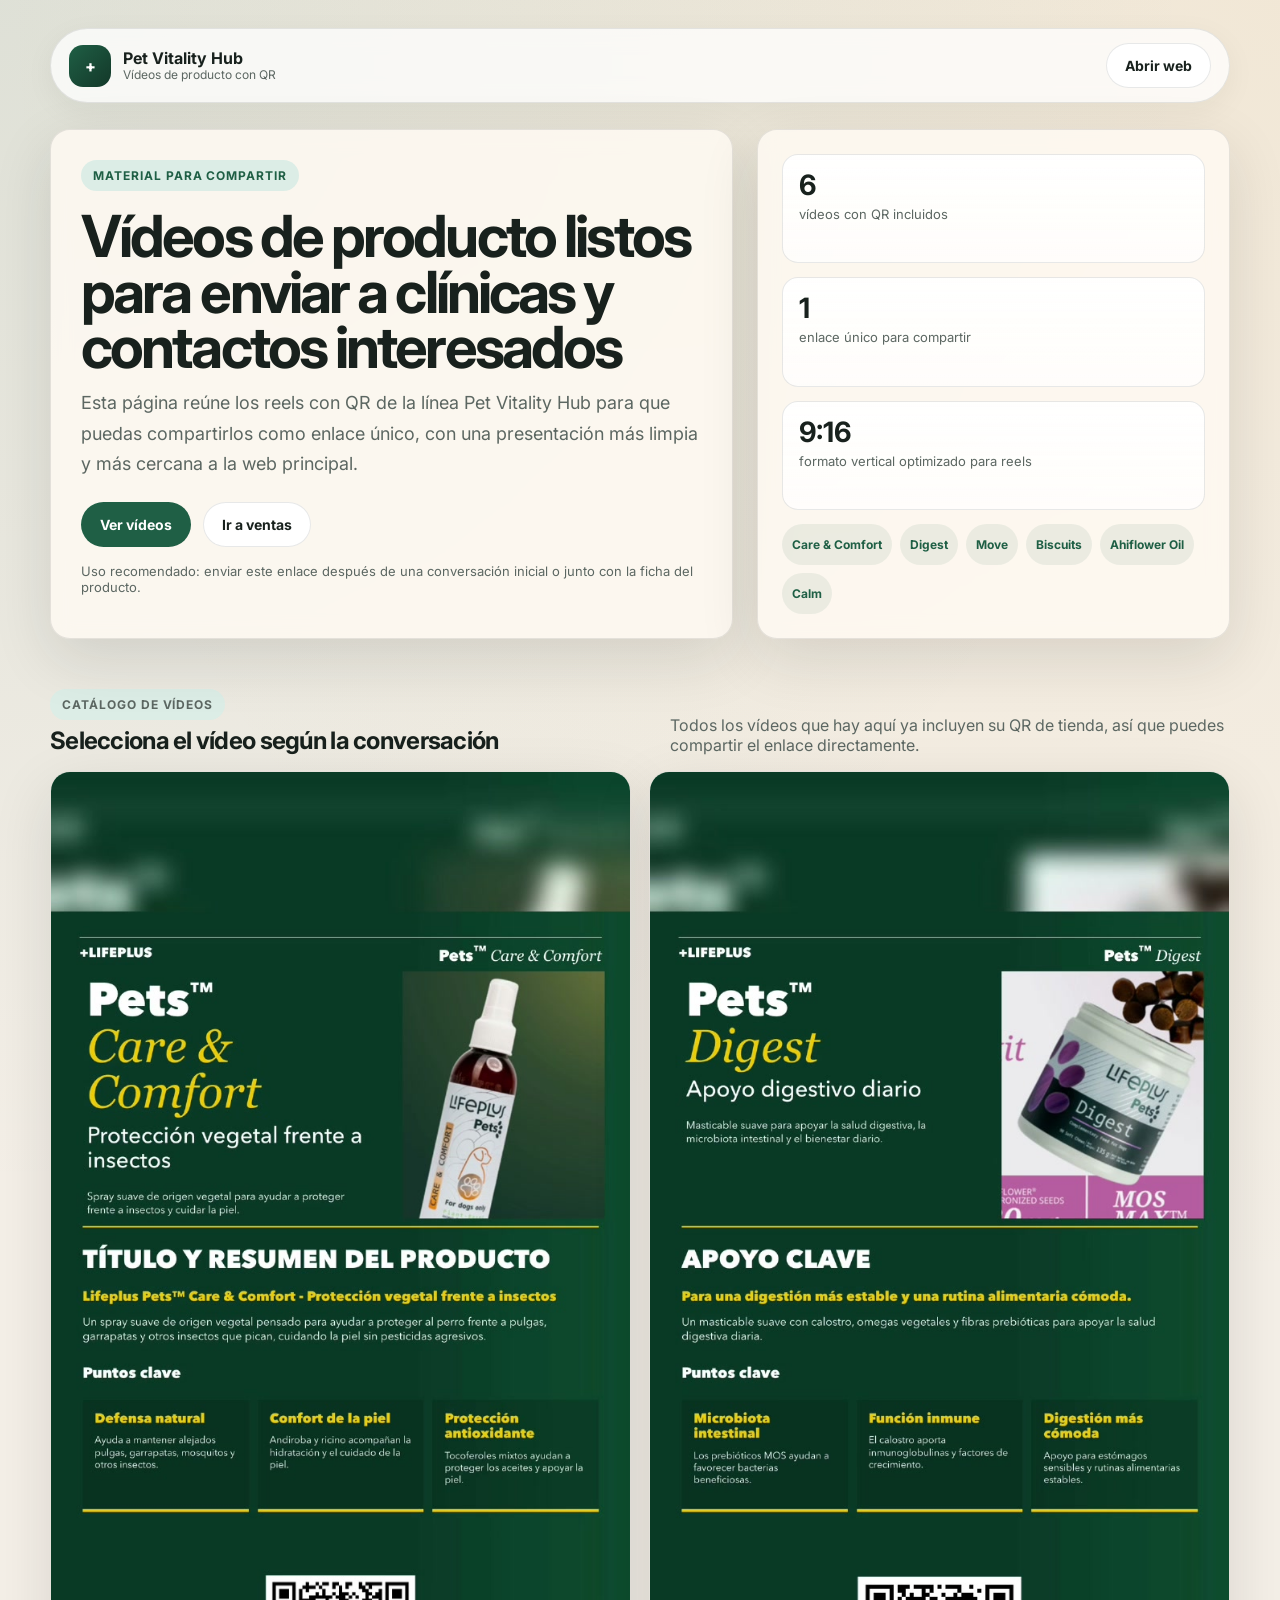
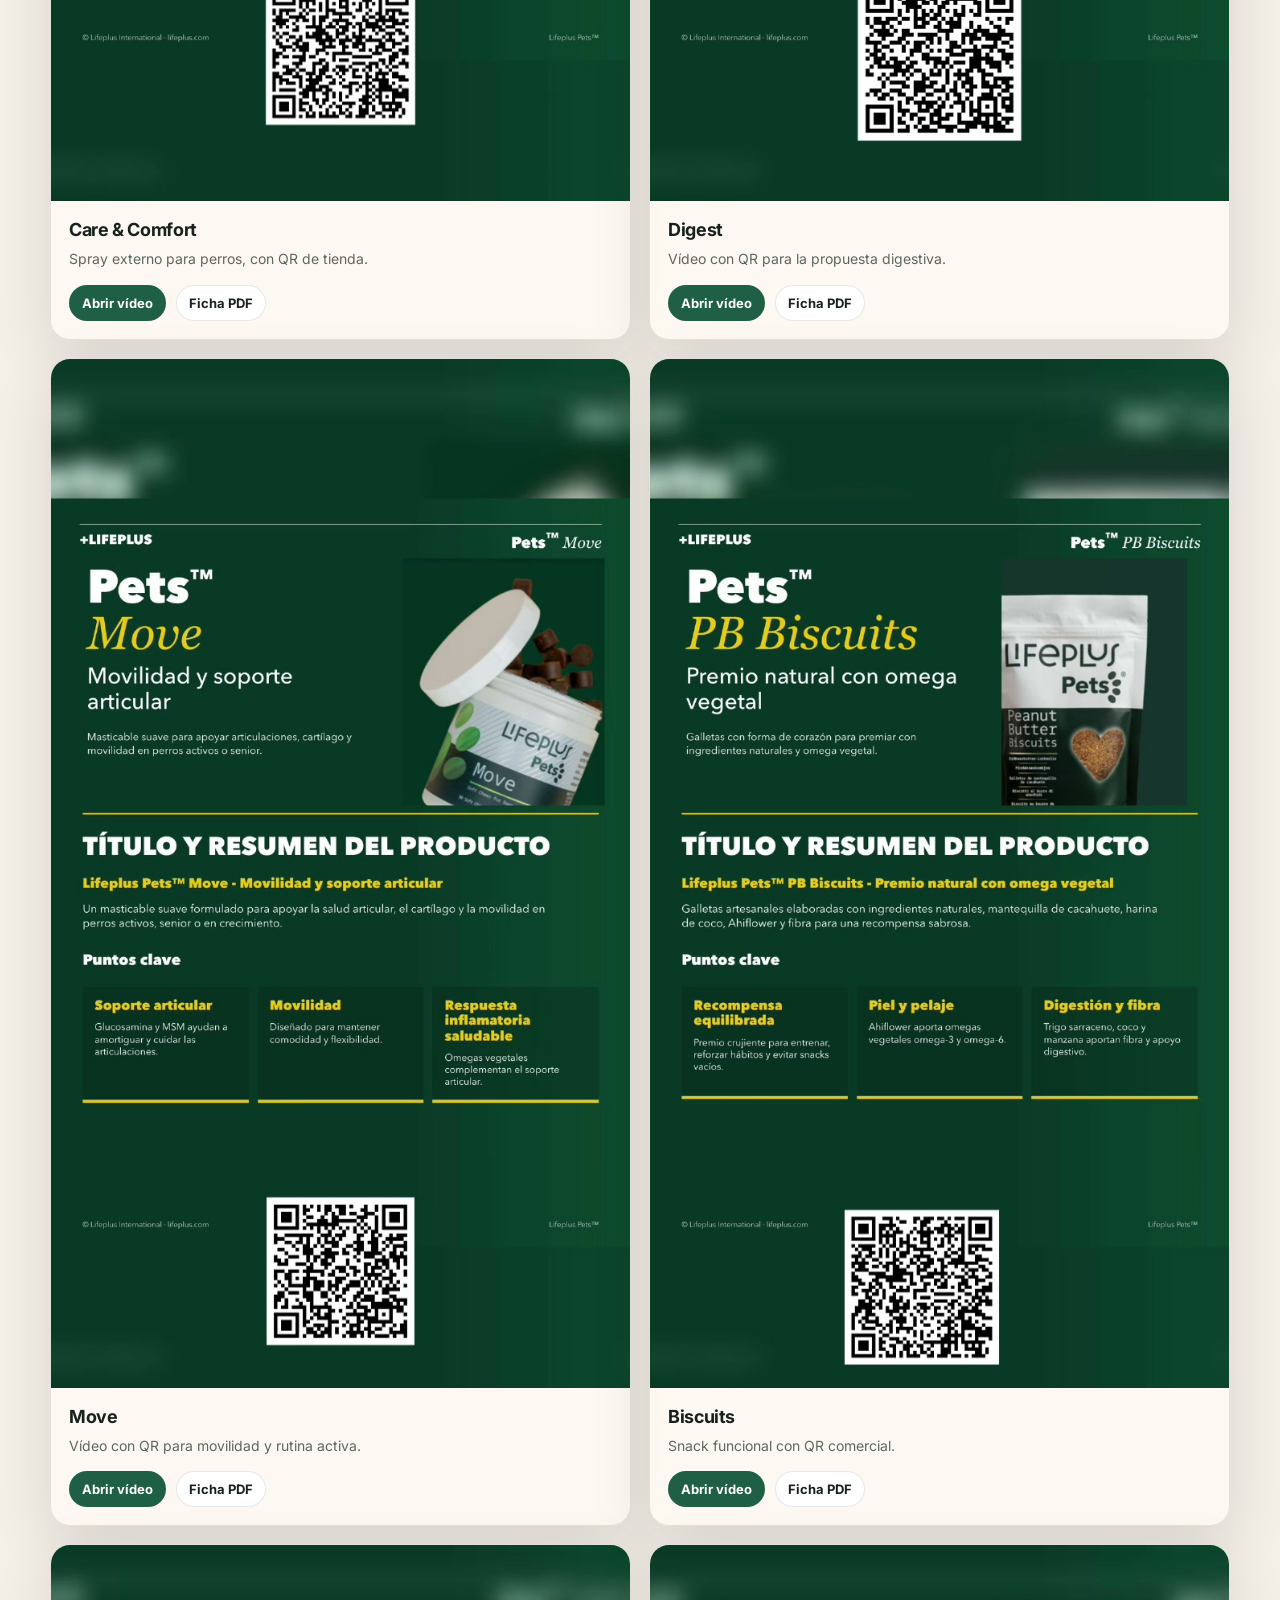
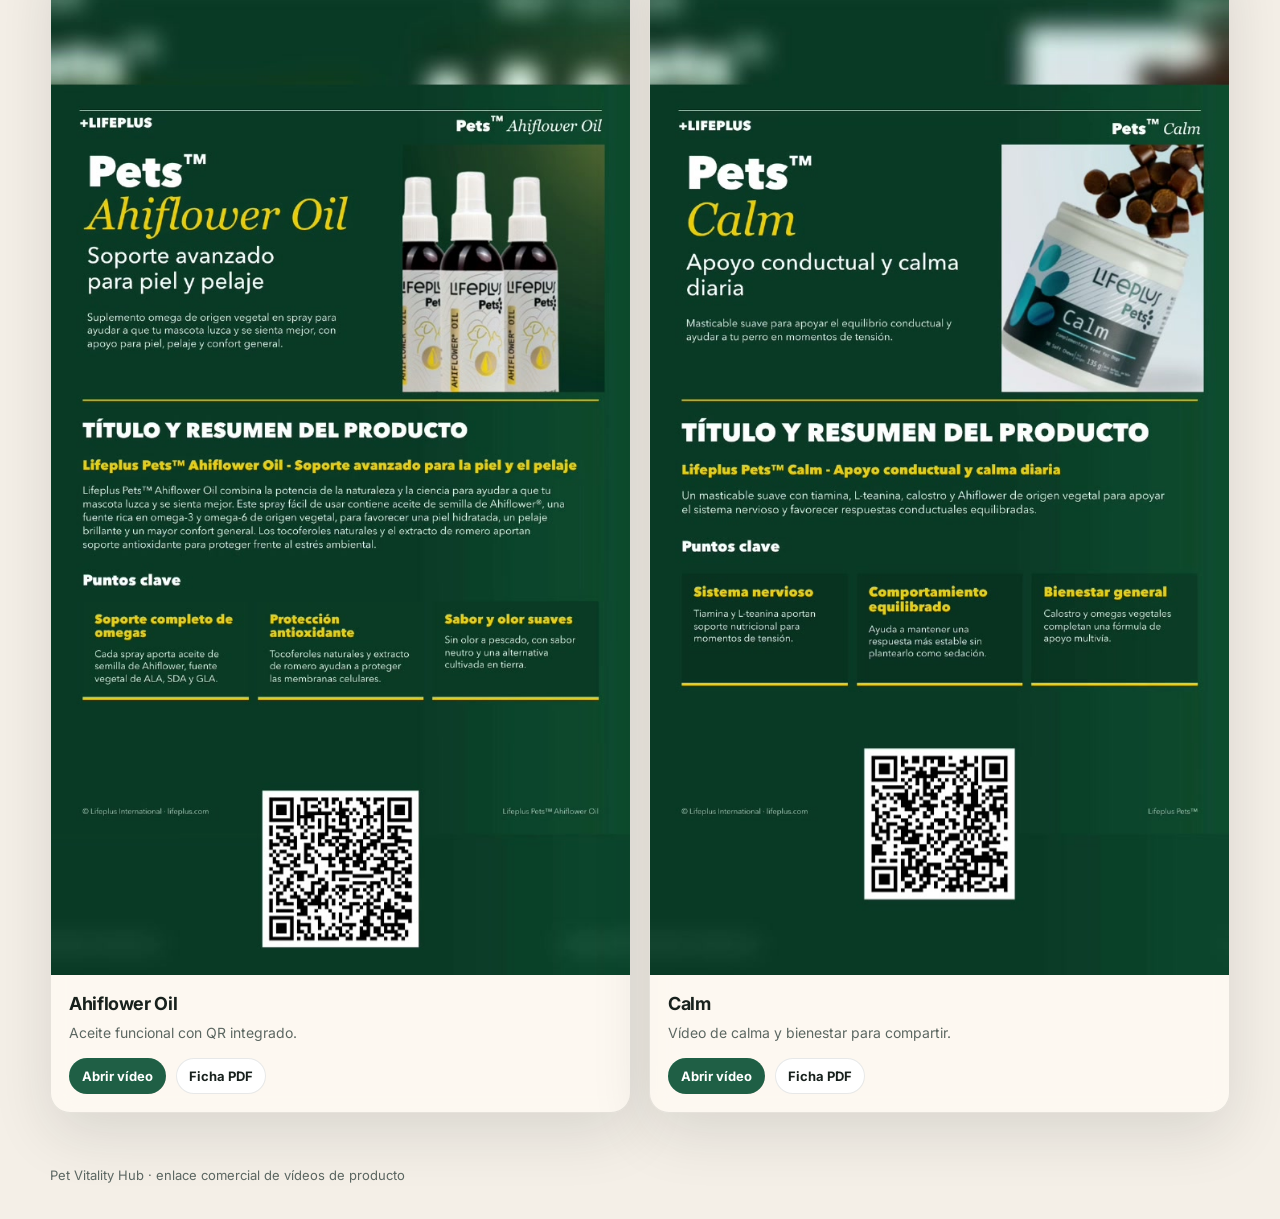
<file: videos/index.html>
<!doctype html>
<html lang="es">
  <head>
    <meta charset="UTF-8" />
    <meta name="viewport" content="width=device-width, initial-scale=1.0" />
    <title>Pet Vitality Hub | Vídeos de producto</title>
    <meta
      name="description"
      content="Presentación de vídeos de producto de Pet Vitality Hub para compartir con clínicas y contactos interesados. v3"
    />
    <link rel="preconnect" href="https://fonts.googleapis.com" />
    <link rel="preconnect" href="https://fonts.gstatic.com" crossorigin />
    <link
      href="https://fonts.googleapis.com/css2?family=Inter:wght@400;500;600;700;800&display=swap"
      rel="stylesheet"
    />
    <style>
      :root {
        --bg: #f4efe7;
        --panel: #fffaf3;
        --panel-2: #ffffff;
        --text: #18211d;
        --muted: #5c6762;
        --line: rgba(24, 33, 29, 0.1);
        --green: #1f5f45;
        --green-soft: #dcede6;
        --amber: #d9a441;
        --shadow: 0 20px 60px rgba(24, 33, 29, 0.12);
        --radius: 20px;
      }
      * { box-sizing: border-box; }
      html { scroll-behavior: smooth; }
      body {
        margin: 0;
        font-family: Inter, system-ui, sans-serif;
        color: var(--text);
        background:
          radial-gradient(circle at top left, rgba(31, 95, 69, 0.10), transparent 26%),
          radial-gradient(circle at top right, rgba(217, 164, 65, 0.10), transparent 28%),
          var(--bg);
      }
      a { color: inherit; text-decoration: none; }
      img, video { display: block; max-width: 100%; }
      .wrap { width: min(1180px, calc(100% - 32px)); margin: 0 auto; }
      .hero {
        padding: 28px 0 12px;
      }
      .topbar {
        display: flex;
        align-items: center;
        justify-content: space-between;
        gap: 16px;
        padding: 14px 18px;
        background: rgba(255, 255, 255, 0.75);
        border: 1px solid var(--line);
        border-radius: 999px;
        backdrop-filter: blur(10px);
        box-shadow: 0 8px 30px rgba(24, 33, 29, 0.05);
      }
      .brand {
        display: flex;
        align-items: center;
        gap: 12px;
        min-width: 0;
      }
      .brand-mark {
        width: 42px;
        height: 42px;
        border-radius: 14px;
        display: grid;
        place-items: center;
        background: linear-gradient(135deg, var(--green), #133829);
        color: white;
        font-weight: 800;
        flex: none;
      }
      .brand strong, .brand small { display: block; line-height: 1.2; }
      .brand small { color: var(--muted); font-size: 12px; }
      .hero-grid {
        display: grid;
        grid-template-columns: 1.3fr 0.9fr;
        gap: 24px;
        padding: 26px 0 12px;
      }
      .hero-card, .side-card, .video-card {
        border: 1px solid var(--line);
        background: rgba(255, 250, 243, 0.82);
        backdrop-filter: blur(10px);
        border-radius: var(--radius);
        box-shadow: var(--shadow);
      }
      .hero-card { padding: 30px; }
      .kicker {
        display: inline-flex;
        align-items: center;
        gap: 8px;
        padding: 8px 12px;
        border-radius: 999px;
        background: var(--green-soft);
        color: var(--green);
        font-size: 12px;
        font-weight: 700;
        letter-spacing: 0.08em;
        text-transform: uppercase;
      }
      h1 {
        margin: 18px 0 12px;
        font-size: clamp(34px, 5vw, 58px);
        line-height: 0.96;
        letter-spacing: -0.05em;
      }
      .lead {
        margin: 0;
        color: var(--muted);
        font-size: 18px;
        line-height: 1.7;
        max-width: 58ch;
      }
      .cta-row {
        display: flex;
        flex-wrap: wrap;
        gap: 12px;
        margin-top: 22px;
      }
      .btn {
        display: inline-flex;
        align-items: center;
        gap: 10px;
        border-radius: 999px;
        padding: 13px 18px;
        border: 1px solid transparent;
        font-size: 14px;
        font-weight: 700;
      }
      .btn.primary { background: var(--green); color: white; }
      .btn.secondary { background: white; border-color: var(--line); }
      .side-card {
        padding: 24px;
        display: grid;
        gap: 14px;
      }
      .stat {
        padding: 16px;
        border-radius: 16px;
        background: linear-gradient(180deg, rgba(255,255,255,0.95), rgba(255,255,255,0.72));
        border: 1px solid var(--line);
      }
      .stat strong {
        display: block;
        font-size: 28px;
        line-height: 1;
        margin-bottom: 4px;
      }
      .stat span { color: var(--muted); font-size: 13px; }
      .section {
        padding: 16px 0 34px;
      }
      .section-head {
        display: flex;
        align-items: end;
        justify-content: space-between;
        gap: 16px;
        margin: 10px 0 16px;
      }
      .section-head h2 {
        margin: 6px 0 0;
        font-size: 24px;
        letter-spacing: -0.03em;
      }
      .section-head p {
        margin: 0;
        color: var(--muted);
        max-width: 56ch;
      }
      .video-grid {
        display: grid;
        grid-template-columns: repeat(2, minmax(0, 1fr));
        gap: 18px;
      }
      .video-card { overflow: hidden; }
      .video-frame {
        background: #111;
        position: relative;
        line-height: 0;
      }
      .video-frame img {
        width: 100%;
        height: auto;
        object-fit: initial;
        background: #0f5a66;
        display: block;
      }
      video {
        width: 100%;
        height: 100%;
        object-fit: cover;
        background: #111;
      }
      .video-meta {
        padding: 18px;
        display: grid;
        gap: 8px;
      }
      .video-meta h3 {
        margin: 0;
        font-size: 18px;
        letter-spacing: -0.02em;
      }
      .video-meta p {
        margin: 0;
        color: var(--muted);
        line-height: 1.6;
        font-size: 14px;
      }
      .resource-row {
        display: flex;
        flex-wrap: wrap;
        gap: 10px;
        margin-top: 6px;
      }
      .resource-link {
        display: inline-flex;
        align-items: center;
        justify-content: center;
        padding: 9px 12px;
        border-radius: 999px;
        border: 1px solid var(--line);
        background: #fff;
        font-size: 13px;
        font-weight: 700;
        color: var(--text);
      }
      .resource-link.primary {
        background: var(--green);
        color: #fff;
        border-color: transparent;
      }
      .chip-row {
        display: flex;
        flex-wrap: wrap;
        gap: 8px;
      }
      .chip {
        display: inline-flex;
        align-items: center;
        padding: 7px 10px;
        border-radius: 999px;
        background: rgba(31, 95, 69, 0.08);
        color: var(--green);
        font-size: 12px;
        font-weight: 700;
      }
      .footer {
        padding: 20px 0 36px;
        color: var(--muted);
        font-size: 13px;
      }
      .small-note {
        font-size: 13px;
        color: var(--muted);
      }
      @media (max-width: 980px) {
        .hero-grid, .video-grid { grid-template-columns: 1fr; }
      }
      @media (max-width: 640px) {
        .topbar { border-radius: 24px; align-items: start; }
        .hero-card, .side-card, .video-meta { padding: 18px; }
        .section-head { align-items: start; flex-direction: column; }
        h1 { font-size: 36px; }
      }
    </style>
  </head>
  <body>
    <div class="wrap hero">
      <header class="topbar">
        <a class="brand" href="/" aria-label="Volver a Pet Vitality Hub">
          <div class="brand-mark">+</div>
          <div>
            <strong>Pet Vitality Hub</strong>
            <small>Vídeos de producto con QR</small>
          </div>
        </a>
        <a class="btn secondary" href="https://petvitalityhub.com" target="_blank" rel="noreferrer">Abrir web</a>
      </header>

      <div class="hero-grid">
        <section class="hero-card">
          <span class="kicker">Material para compartir</span>
          <h1>Vídeos de producto listos para enviar a clínicas y contactos interesados</h1>
          <p class="lead">
            Esta página reúne los reels con QR de la línea Pet Vitality Hub para que puedas
            compartirlos como enlace único, con una presentación más limpia y más cercana a la web principal.
          </p>
          <div class="cta-row">
            <a class="btn primary" href="#videos">Ver vídeos</a>
            <a class="btn secondary" href="https://petvitalityhub.com/ventas/" target="_blank" rel="noreferrer">Ir a ventas</a>
          </div>
          <p class="small-note" style="margin-top:16px;">
            Uso recomendado: enviar este enlace después de una conversación inicial o junto con la ficha del producto.
          </p>
        </section>
        <aside class="side-card">
          <div class="stat">
            <strong>6</strong>
            <span>vídeos con QR incluidos</span>
          </div>
          <div class="stat">
            <strong>1</strong>
            <span>enlace único para compartir</span>
          </div>
          <div class="stat">
            <strong>9:16</strong>
            <span>formato vertical optimizado para reels</span>
          </div>
          <div class="chip-row">
            <span class="chip">Care &amp; Comfort</span>
            <span class="chip">Digest</span>
            <span class="chip">Move</span>
            <span class="chip">Biscuits</span>
            <span class="chip">Ahiflower Oil</span>
            <span class="chip">Calm</span>
          </div>
        </aside>
      </div>
    </div>

    <main class="wrap section" id="videos">
      <div class="section-head">
        <div>
          <p class="kicker" style="margin:0;">Catálogo de vídeos</p>
          <h2>Selecciona el vídeo según la conversación</h2>
        </div>
        <p>Todos los vídeos que hay aquí ya incluyen su QR de tienda, así que puedes compartir el enlace directamente.</p>
      </div>
      <div class="video-grid" id="videoGrid"></div>
    </main>

    <footer class="wrap footer">
      <div>Pet Vitality Hub · enlace comercial de vídeos de producto</div>
    </footer>

    <script>
      const items = [
        {
          title: 'Care & Comfort',
          subtitle: 'Spray externo para perros, con QR de tienda.',
          file: 'LIFEPLUS PETS CARES AND COMFORT  QR.mp4',
          image: 'cards_from_video/care-and-comfort.jpg'
        },
        {
          title: 'Digest',
          subtitle: 'Vídeo con QR para la propuesta digestiva.',
          file: 'LIEPLUS PETS DIGEST + QR.mp4',
          image: 'cards_from_video/digest.jpg'
        },
        {
          title: 'Move',
          subtitle: 'Vídeo con QR para movilidad y rutina activa.',
          file: 'LIFEPLUS MOVE +QR 641149.mp4',
          image: 'cards_from_video/move.jpg'
        },
        {
          title: 'Biscuits',
          subtitle: 'Snack funcional con QR comercial.',
          file: 'LIFEPLUS BISCUITS + QR.mp4',
          image: 'cards_from_video/biscuits.jpg'
        },
        {
          title: 'Ahiflower Oil',
          subtitle: 'Aceite funcional con QR integrado.',
          file: 'LIEPLUS PETS AHIFLOWR OIL + QR.mp4',
          image: 'cards_from_video/ahiflower-oil.jpg'
        },
        {
          title: 'Calm',
          subtitle: 'Vídeo de calma y bienestar para compartir.',
          file: 'LIFEPLUS PETS CALAM +QR 6411840.mp4',
          image: 'cards_from_video/calm.jpg'
        }
      ];

      const grid = document.getElementById('videoGrid');
      const mediaBase = './media/';
      const pdfLink = mediaBase + 'pets-informacion-complementaria.pdf';

      grid.innerHTML = items.map((item) => {
        const src = mediaBase + encodeURIComponent(item.file).replace(/%2F/g, '/');
        const thumb = item.image ? (mediaBase + encodeURIComponent(item.image).replace(/%2F/g, '/')) : (mediaBase + 'thumbs/' + encodeURIComponent(item.file.replace(/\.mp4$/i, '.jpg')).replace(/%2F/g, '/'));
        return `
          <article class="video-card">
            <div class="video-frame">
              <img src="${thumb}" alt="Portada de ${item.title}" loading="lazy" />
            </div>
            <div class="video-meta">
              <h3>${item.title}</h3>
              <p>${item.subtitle}</p>
              <div class="resource-row">
                <a class="resource-link primary" href="${src}" target="_blank" rel="noreferrer">Abrir vídeo</a>
                <a class="resource-link" href="${pdfLink}" target="_blank" rel="noreferrer">Ficha PDF</a>
              </div>
            </div>
          </article>
        `;
      }).join('');
    </script>
  </body>
</html>
</file>
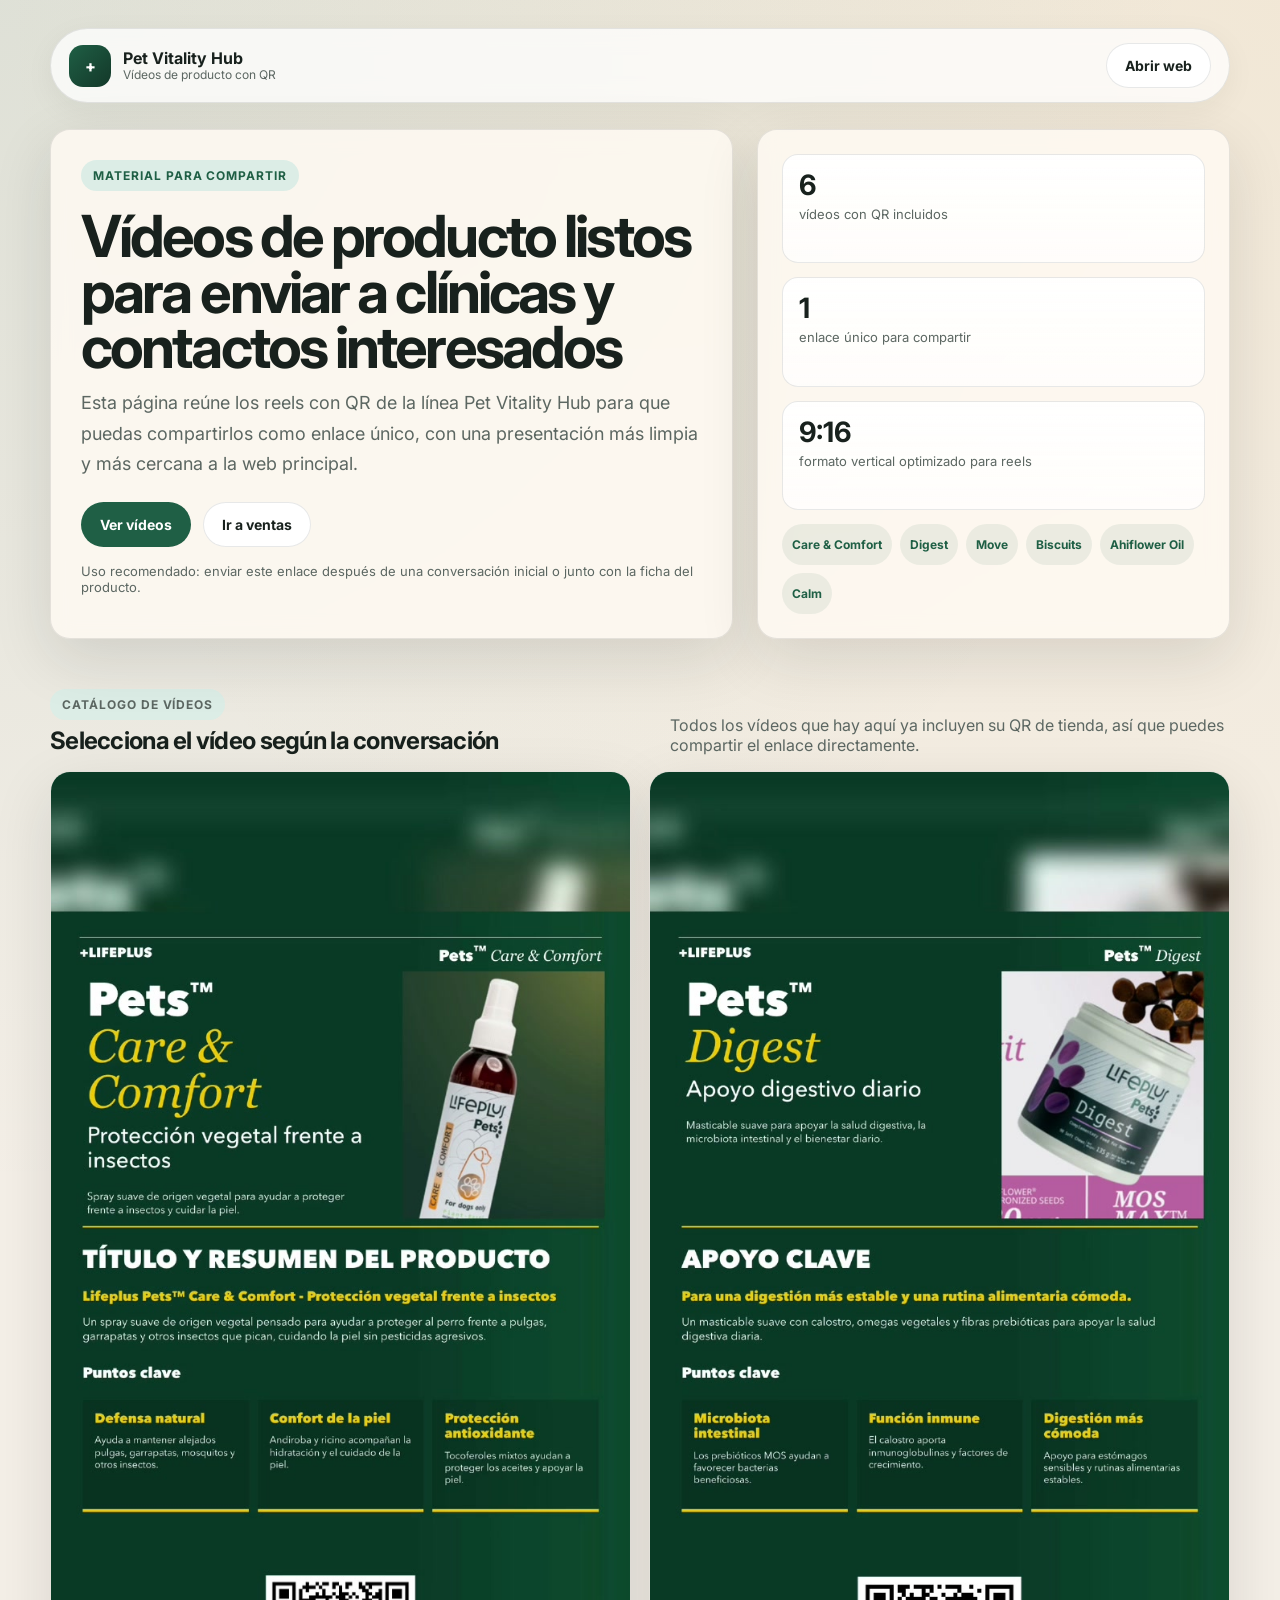
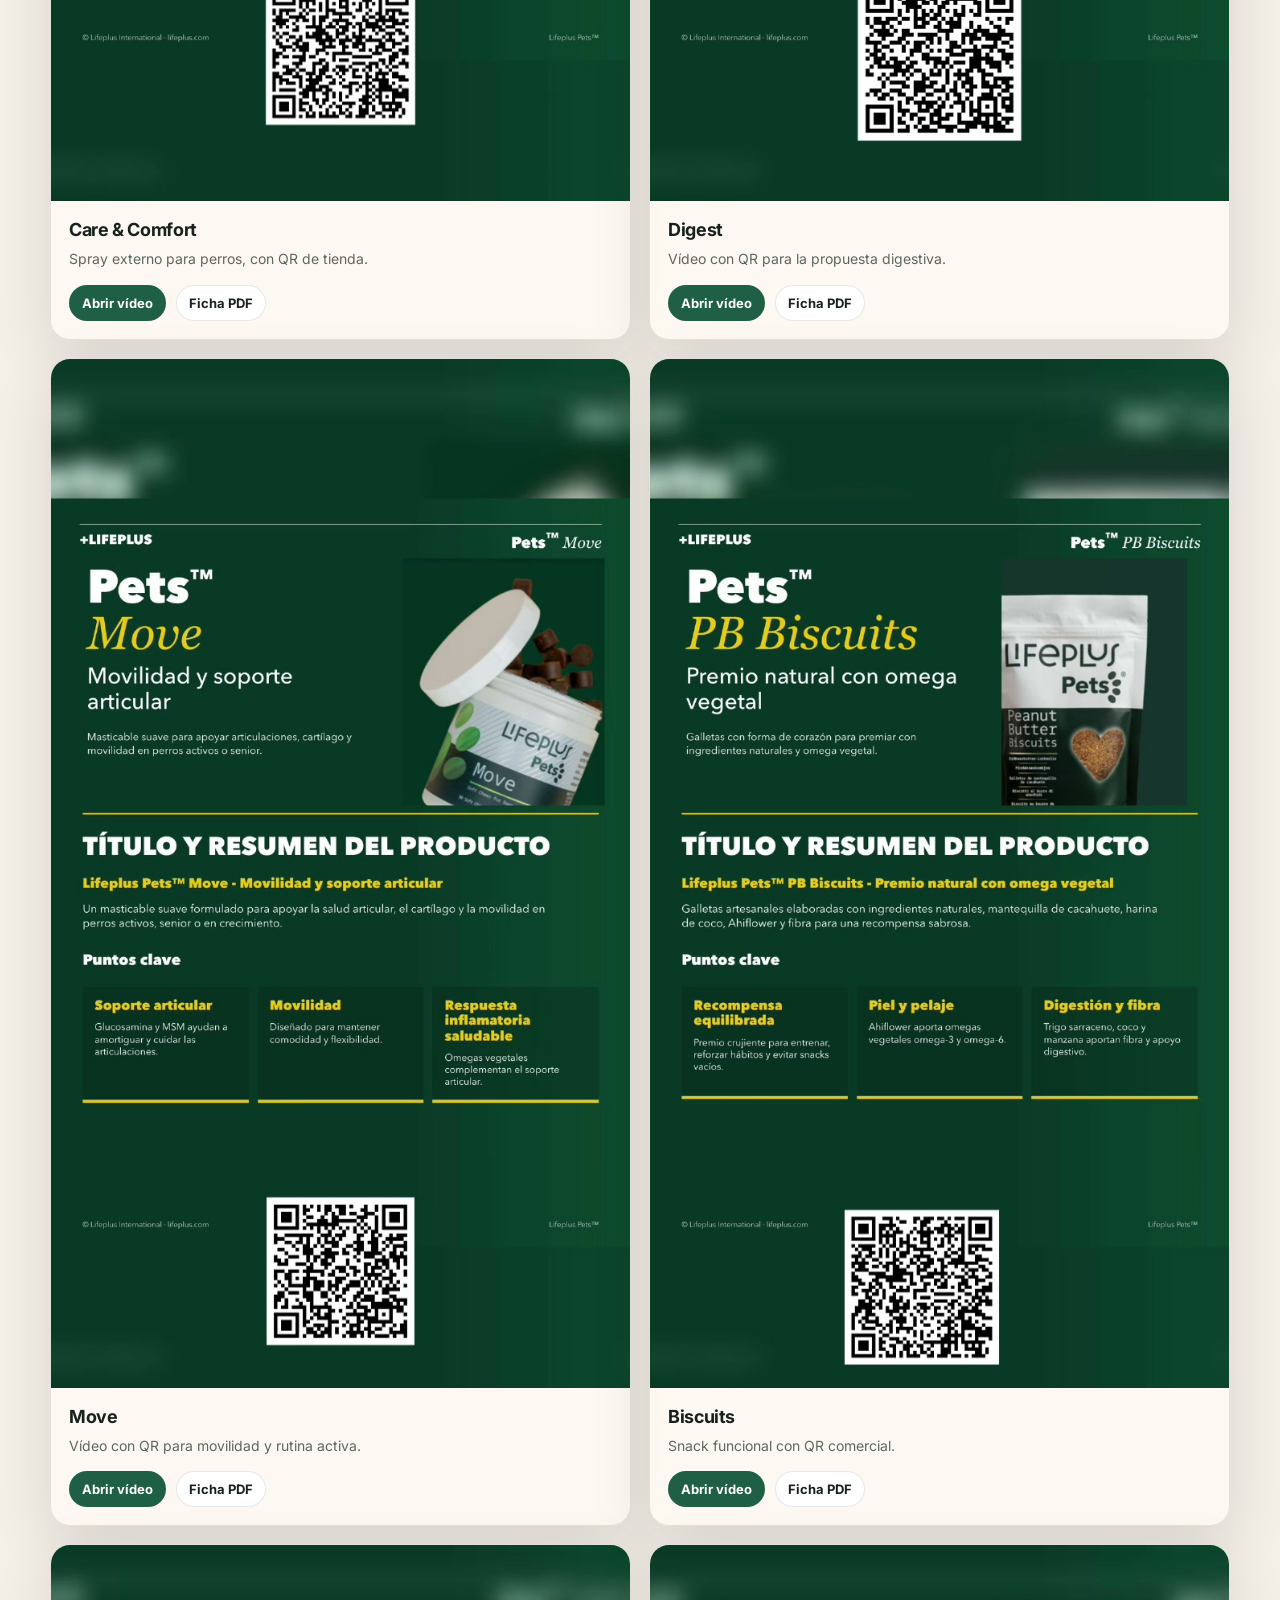
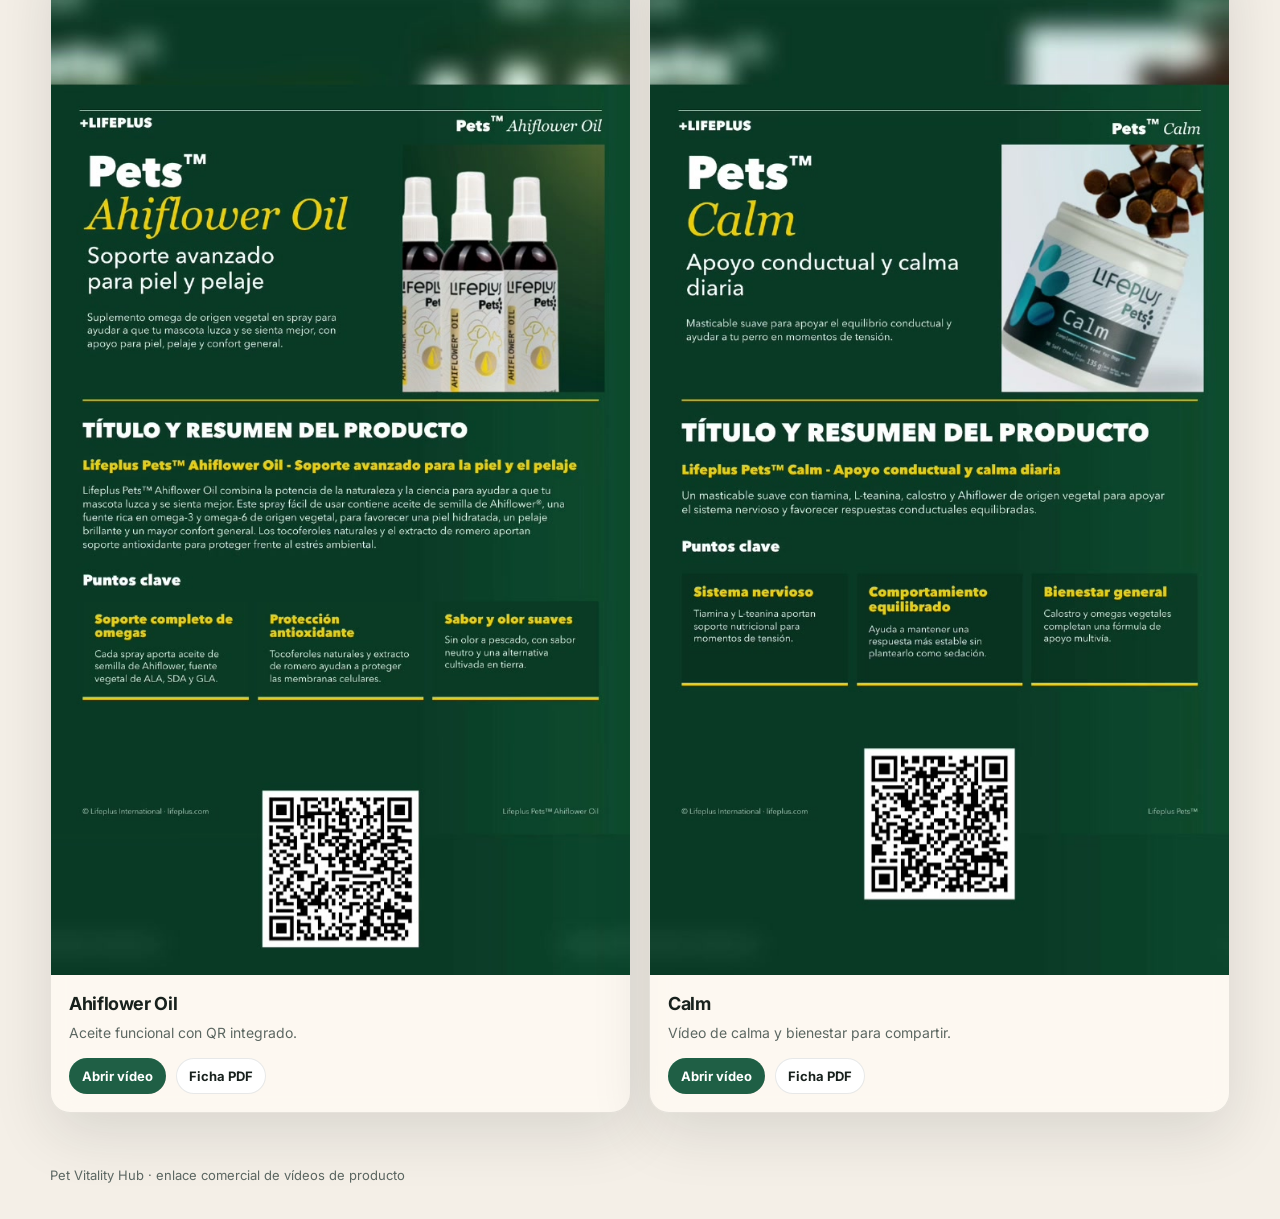
<file: videos.html>
<!doctype html>
<html lang="es">
  <head>
    <meta charset="UTF-8" />
    <meta name="viewport" content="width=device-width, initial-scale=1.0" />
    <title>Pet Vitality Hub | Vídeos de producto</title>
    <meta
      name="description"
      content="Presentación de vídeos de producto de Pet Vitality Hub para compartir con clínicas y contactos interesados. v5"
    />
    <link rel="preconnect" href="https://fonts.googleapis.com" />
    <link rel="preconnect" href="https://fonts.gstatic.com" crossorigin />
    <link
      href="https://fonts.googleapis.com/css2?family=Inter:wght@400;500;600;700;800&display=swap"
      rel="stylesheet"
    />
    <style>
      :root {
        --bg: #f4efe7;
        --panel: #fffaf3;
        --panel-2: #ffffff;
        --text: #18211d;
        --muted: #5c6762;
        --line: rgba(24, 33, 29, 0.1);
        --green: #1f5f45;
        --green-soft: #dcede6;
        --amber: #d9a441;
        --shadow: 0 20px 60px rgba(24, 33, 29, 0.12);
        --radius: 20px;
      }
      * { box-sizing: border-box; }
      html { scroll-behavior: smooth; }
      body {
        margin: 0;
        font-family: Inter, system-ui, sans-serif;
        color: var(--text);
        background:
          radial-gradient(circle at top left, rgba(31, 95, 69, 0.10), transparent 26%),
          radial-gradient(circle at top right, rgba(217, 164, 65, 0.10), transparent 28%),
          var(--bg);
      }
      a { color: inherit; text-decoration: none; }
      img, video { display: block; max-width: 100%; }
      .wrap { width: min(1180px, calc(100% - 32px)); margin: 0 auto; }
      .hero {
        padding: 28px 0 12px;
      }
      .topbar {
        display: flex;
        align-items: center;
        justify-content: space-between;
        gap: 16px;
        padding: 14px 18px;
        background: rgba(255, 255, 255, 0.75);
        border: 1px solid var(--line);
        border-radius: 999px;
        backdrop-filter: blur(10px);
        box-shadow: 0 8px 30px rgba(24, 33, 29, 0.05);
      }
      .brand {
        display: flex;
        align-items: center;
        gap: 12px;
        min-width: 0;
      }
      .brand-mark {
        width: 42px;
        height: 42px;
        border-radius: 14px;
        display: grid;
        place-items: center;
        background: linear-gradient(135deg, var(--green), #133829);
        color: white;
        font-weight: 800;
        flex: none;
      }
      .brand strong, .brand small { display: block; line-height: 1.2; }
      .brand small { color: var(--muted); font-size: 12px; }
      .hero-grid {
        display: grid;
        grid-template-columns: 1.3fr 0.9fr;
        gap: 24px;
        padding: 26px 0 12px;
      }
      .hero-card, .side-card, .video-card {
        border: 1px solid var(--line);
        background: rgba(255, 250, 243, 0.82);
        backdrop-filter: blur(10px);
        border-radius: var(--radius);
        box-shadow: var(--shadow);
      }
      .hero-card { padding: 30px; }
      .kicker {
        display: inline-flex;
        align-items: center;
        gap: 8px;
        padding: 8px 12px;
        border-radius: 999px;
        background: var(--green-soft);
        color: var(--green);
        font-size: 12px;
        font-weight: 700;
        letter-spacing: 0.08em;
        text-transform: uppercase;
      }
      h1 {
        margin: 18px 0 12px;
        font-size: clamp(34px, 5vw, 58px);
        line-height: 0.96;
        letter-spacing: -0.05em;
      }
      .lead {
        margin: 0;
        color: var(--muted);
        font-size: 18px;
        line-height: 1.7;
        max-width: 58ch;
      }
      .cta-row {
        display: flex;
        flex-wrap: wrap;
        gap: 12px;
        margin-top: 22px;
      }
      .btn {
        display: inline-flex;
        align-items: center;
        gap: 10px;
        border-radius: 999px;
        padding: 13px 18px;
        border: 1px solid transparent;
        font-size: 14px;
        font-weight: 700;
      }
      .btn.primary { background: var(--green); color: white; }
      .btn.secondary { background: white; border-color: var(--line); }
      .side-card {
        padding: 24px;
        display: grid;
        gap: 14px;
      }
      .stat {
        padding: 16px;
        border-radius: 16px;
        background: linear-gradient(180deg, rgba(255,255,255,0.95), rgba(255,255,255,0.72));
        border: 1px solid var(--line);
      }
      .stat strong {
        display: block;
        font-size: 28px;
        line-height: 1;
        margin-bottom: 4px;
      }
      .stat span { color: var(--muted); font-size: 13px; }
      .section {
        padding: 16px 0 34px;
      }
      .section-head {
        display: flex;
        align-items: end;
        justify-content: space-between;
        gap: 16px;
        margin: 10px 0 16px;
      }
      .section-head h2 {
        margin: 6px 0 0;
        font-size: 24px;
        letter-spacing: -0.03em;
      }
      .section-head p {
        margin: 0;
        color: var(--muted);
        max-width: 56ch;
      }
      .video-grid {
        display: grid;
        grid-template-columns: repeat(2, minmax(0, 1fr));
        gap: 18px;
      }
      .video-card { overflow: hidden; }
      .video-frame {
        background: #111;
        position: relative;
        line-height: 0;
      }
      .video-frame img {
        width: 100%;
        height: auto;
        object-fit: initial;
        background: #0f5a66;
        display: block;
      }
      video {
        width: 100%;
        height: 100%;
        object-fit: cover;
        background: #111;
      }
      .video-meta {
        padding: 18px;
        display: grid;
        gap: 8px;
      }
      .video-meta h3 {
        margin: 0;
        font-size: 18px;
        letter-spacing: -0.02em;
      }
      .video-meta p {
        margin: 0;
        color: var(--muted);
        line-height: 1.6;
        font-size: 14px;
      }
      .resource-row {
        display: flex;
        flex-wrap: wrap;
        gap: 10px;
        margin-top: 6px;
      }
      .resource-link {
        display: inline-flex;
        align-items: center;
        justify-content: center;
        padding: 9px 12px;
        border-radius: 999px;
        border: 1px solid var(--line);
        background: #fff;
        font-size: 13px;
        font-weight: 700;
        color: var(--text);
      }
      .resource-link.primary {
        background: var(--green);
        color: #fff;
        border-color: transparent;
      }
      .chip-row {
        display: flex;
        flex-wrap: wrap;
        gap: 8px;
      }
      .chip {
        display: inline-flex;
        align-items: center;
        padding: 7px 10px;
        border-radius: 999px;
        background: rgba(31, 95, 69, 0.08);
        color: var(--green);
        font-size: 12px;
        font-weight: 700;
      }
      .footer {
        padding: 20px 0 36px;
        color: var(--muted);
        font-size: 13px;
      }
      .small-note {
        font-size: 13px;
        color: var(--muted);
      }
      @media (max-width: 980px) {
        .hero-grid, .video-grid { grid-template-columns: 1fr; }
      }
      @media (max-width: 640px) {
        .topbar { border-radius: 24px; align-items: start; }
        .hero-card, .side-card, .video-meta { padding: 18px; }
        .section-head { align-items: start; flex-direction: column; }
        h1 { font-size: 36px; }
      }
    </style>
  </head>
  <body>
    <div class="wrap hero">
      <header class="topbar">
        <a class="brand" href="/" aria-label="Volver a Pet Vitality Hub">
          <div class="brand-mark">+</div>
          <div>
            <strong>Pet Vitality Hub</strong>
            <small>Vídeos de producto con QR</small>
          </div>
        </a>
        <a class="btn secondary" href="https://petvitalityhub.com" target="_blank" rel="noreferrer">Abrir web</a>
      </header>

      <div class="hero-grid">
        <section class="hero-card">
          <span class="kicker">Material para compartir</span>
          <h1>Vídeos de producto listos para enviar a clínicas y contactos interesados</h1>
          <p class="lead">
            Esta página reúne los reels con QR de la línea Pet Vitality Hub para que puedas
            compartirlos como enlace único, con una presentación más limpia y más cercana a la web principal.
          </p>
          <div class="cta-row">
            <a class="btn primary" href="#videos">Ver vídeos</a>
            <a class="btn secondary" href="https://petvitalityhub.com/ventas/" target="_blank" rel="noreferrer">Ir a ventas</a>
          </div>
          <p class="small-note" style="margin-top:16px;">
            Uso recomendado: enviar este enlace después de una conversación inicial o junto con la ficha del producto.
          </p>
        </section>
        <aside class="side-card">
          <div class="stat">
            <strong>6</strong>
            <span>vídeos con QR incluidos</span>
          </div>
          <div class="stat">
            <strong>1</strong>
            <span>enlace único para compartir</span>
          </div>
          <div class="stat">
            <strong>9:16</strong>
            <span>formato vertical optimizado para reels</span>
          </div>
          <div class="chip-row">
            <span class="chip">Care &amp; Comfort</span>
            <span class="chip">Digest</span>
            <span class="chip">Move</span>
            <span class="chip">Biscuits</span>
            <span class="chip">Ahiflower Oil</span>
            <span class="chip">Calm</span>
          </div>
        </aside>
      </div>
    </div>

    <main class="wrap section" id="videos">
      <div class="section-head">
        <div>
          <p class="kicker" style="margin:0;">Catálogo de vídeos</p>
          <h2>Selecciona el vídeo según la conversación</h2>
        </div>
        <p>Todos los vídeos que hay aquí ya incluyen su QR de tienda, así que puedes compartir el enlace directamente.</p>
      </div>
      <div class="video-grid" id="videoGrid"></div>
    </main>

    <footer class="wrap footer">
      <div>Pet Vitality Hub · enlace comercial de vídeos de producto</div>
    </footer>

    <script>
      const items = [
        {
          title: 'Care & Comfort',
          subtitle: 'Spray externo para perros, con QR de tienda.',
          file: 'LIFEPLUS PETS CARES AND COMFORT  QR.mp4',
          image: 'cards_from_video/care-and-comfort.jpg'
        },
        {
          title: 'Digest',
          subtitle: 'Vídeo con QR para la propuesta digestiva.',
          file: 'LIEPLUS PETS DIGEST + QR.mp4',
          image: 'cards_from_video/digest.jpg'
        },
        {
          title: 'Move',
          subtitle: 'Vídeo con QR para movilidad y rutina activa.',
          file: 'LIFEPLUS MOVE +QR 641149.mp4',
          image: 'cards_from_video/move.jpg'
        },
        {
          title: 'Biscuits',
          subtitle: 'Snack funcional con QR comercial.',
          file: 'LIFEPLUS BISCUITS + QR.mp4',
          image: 'cards_from_video/biscuits.jpg'
        },
        {
          title: 'Ahiflower Oil',
          subtitle: 'Aceite funcional con QR integrado.',
          file: 'LIEPLUS PETS AHIFLOWR OIL + QR.mp4',
          image: 'cards_from_video/ahiflower-oil.jpg'
        },
        {
          title: 'Calm',
          subtitle: 'Vídeo de calma y bienestar para compartir.',
          file: 'LIFEPLUS PETS CALAM +QR 6411840.mp4',
          image: 'cards_from_video/calm.jpg'
        }
      ];

      const grid = document.getElementById('videoGrid');
      const mediaBase = 'videos/media/';
      const pdfLink = mediaBase + 'pets-informacion-complementaria.pdf';

      grid.innerHTML = items.map((item) => {
        const src = mediaBase + encodeURIComponent(item.file).replace(/%2F/g, '/');
        const thumb = item.image ? (mediaBase + encodeURIComponent(item.image).replace(/%2F/g, '/')) : (mediaBase + 'thumbs/' + encodeURIComponent(item.file.replace(/\.mp4$/i, '.jpg')).replace(/%2F/g, '/'));
        return `
          <article class="video-card">
            <div class="video-frame">
              <img src="${thumb}" alt="Portada de ${item.title}" loading="lazy" />
            </div>
            <div class="video-meta">
              <h3>${item.title}</h3>
              <p>${item.subtitle}</p>
              <div class="resource-row">
                <a class="resource-link primary" href="${src}" target="_blank" rel="noreferrer">Abrir vídeo</a>
                <a class="resource-link" href="${pdfLink}" target="_blank" rel="noreferrer">Ficha PDF</a>
              </div>
            </div>
          </article>
        `;
      }).join('');
    </script>
  </body>
</html>
</file>
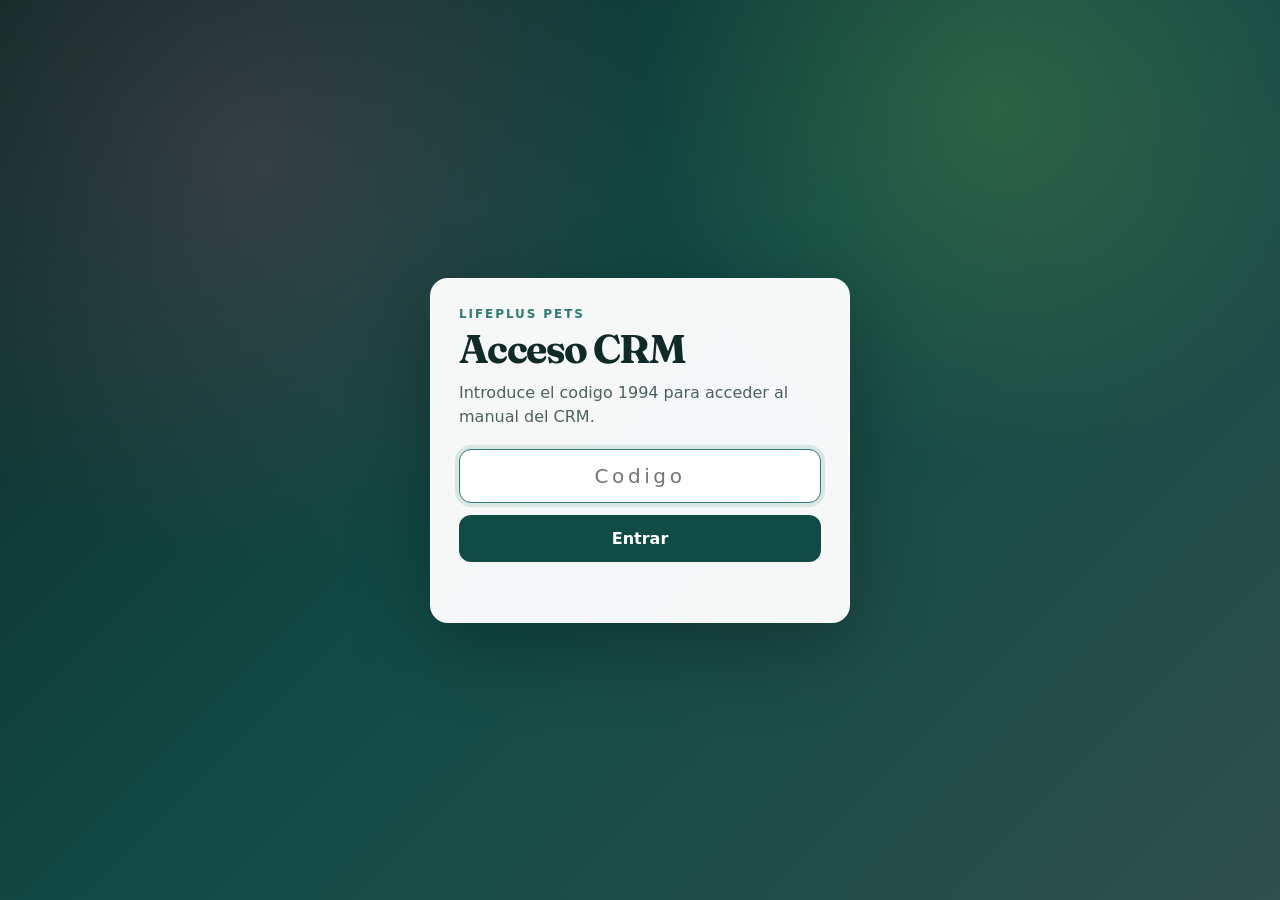
<file: crm-care-comfort/manual.html>
<!doctype html>
<html lang="es">
  <head>
    <meta charset="UTF-8" />
    <meta name="viewport" content="width=device-width, initial-scale=1.0" />
      <title>Manual CRM — Care & Comfort</title>
    <script
      src="../access-gate.js"
      data-code="1994"
      data-key="crm-care-comfort"
      data-title="Acceso CRM"
      data-subtitle="Introduce el codigo 1994 para acceder al manual del CRM."
    ></script>
    <link rel="stylesheet" href="./styles.css" />
    <style>
      .manual-wrap { max-width: 860px; margin: 0 auto; padding: 2rem 1rem; }
      .manual-wrap h1 { font-family: "Fraunces", serif; }
      .manual-wrap h2 { color: var(--brand); border-bottom: 2px solid var(--line); padding-bottom: 0.3rem; margin-top: 2rem; }
      .manual-wrap h3 { color: var(--brand-2); margin-top: 1.2rem; }
      .manual-wrap p, .manual-wrap li { line-height: 1.7; color: var(--ink-soft); }
      .manual-wrap ul { padding-left: 1.2rem; }
      .tip { background: #d1fae5; border-left: 4px solid #059669; padding: 0.7rem 1rem; border-radius: 0 8px 8px 0; margin: 1rem 0; }
      .warning { background: #fef3c7; border-left: 4px solid #d97706; padding: 0.7rem 1rem; border-radius: 0 8px 8px 0; margin: 1rem 0; }
      .step { display: flex; gap: 1rem; align-items: flex-start; margin: 0.7rem 0; }
      .step-num { background: var(--brand); color: #fff; border-radius: 50%; width: 28px; height: 28px; display: flex; align-items: center; justify-content: center; font-weight: 700; flex-shrink: 0; font-size: 0.85rem; }
      .pipeline-table { width: 100%; border-collapse: collapse; margin: 1rem 0; }
      .pipeline-table th, .pipeline-table td { padding: 0.6rem 0.8rem; border: 1px solid var(--line); font-size: 0.9rem; text-align: left; }
      .pipeline-table th { background: var(--brand); color: #fff; }
      .pipeline-table tr:nth-child(even) { background: #f6f5ef; }
      .back-btn { display: inline-block; margin-bottom: 1.5rem; color: var(--brand); text-decoration: none; font-weight: 600; }
      .back-btn:hover { text-decoration: underline; }
      .badge { display: inline-block; padding: 0.1rem 0.5rem; border-radius: 999px; font-size: 0.78rem; font-weight: 600; }
      .badge-green { background: #d1fae5; color: #065f46; }
      .badge-orange { background: #fef3c7; color: #92400e; }
      .badge-red { background: #fee2e2; color: #991b1b; }
    </style>
  </head>
  <body>
    <div class="manual-wrap">
      <a class="back-btn" href="./index.html">← Volver al CRM</a>

      <p class="eyebrow">LifePlus Pets</p>
      <h1>Manual de uso — Care & Comfort CRM</h1>
      <p>Guía práctica para gestionar clínicas, tiendas y puntos de venta con foco en Care &amp; Comfort.</p>

      <!-- ═══════════════════════════════════════ -->
      <h2>1. ¿Qué es este CRM?</h2>
      <p>Es una herramienta para llevar el control de clínicas veterinarias, tiendas de alimentación y comercios pet-friendly a los que presentamos Care &amp; Comfort. Permite enviar SMS personalizados, registrar respuestas y saber en qué fase está cada contacto.</p>

      <!-- ═══════════════════════════════════════ -->
      <h2>2. Las etapas del pipeline</h2>
      <p>Cada contacto pasa por estas etapas según cómo avanza la conversación:</p>
      <table class="pipeline-table">
        <thead><tr><th>Etapa</th><th>Significado</th><th>Qué hacer</th></tr></thead>
        <tbody>
          <tr><td><strong>Nuevo</strong></td><td>Contacto importado, sin gestión aún</td><td>Enviar primer SMS</td></tr>
          <tr><td><strong>Intento 1 enviado</strong></td><td>Se envió el primer SMS, sin respuesta</td><td>Esperar 2 días, luego 2º intento</td></tr>
          <tr><td><strong>Intento 2 enviado</strong></td><td>Segundo SMS enviado, sin respuesta</td><td>Esperar 2 días, decidir si nurture</td></tr>
          <tr><td><strong>Conversación abierta</strong></td><td>Hay diálogo activo</td><td>Responder y avanzar</td></tr>
          <tr><td><strong>Interesado</strong></td><td>Ha mostrado interés claro</td><td>Enviar propuesta</td></tr>
          <tr><td><strong>Propuesta enviada</strong></td><td>Se mandó información detallada</td><td>Hacer seguimiento</td></tr>
          <tr><td><strong>En negociación</strong></td><td>Está valorando activamente</td><td>Acompañar el proceso</td></tr>
          <tr><td><strong>Ganado</strong></td><td>Cliente activo</td><td>Onboarding y fidelización</td></tr>
          <tr><td><strong>Perdido</strong></td><td>No interesado</td><td>Archivar</td></tr>
          <tr><td><strong>En nurture</strong></td><td>Sin respuesta tras 3 intentos</td><td>Contacto futuro esporádico</td></tr>
        </tbody>
      </table>
      <div class="tip">El pipeline avanza <strong>automáticamente</strong> si pasan 2 días sin respuesta registrada. Al abrir el CRM, revisa si hay contactos que cambiaron de etapa.</div>

      <!-- ═══════════════════════════════════════ -->
      <h2>3. Enviar un SMS</h2>
      <div class="step"><div class="step-num">1</div><div>Localiza el contacto en la tabla. Usa el buscador (nombre o teléfono) o filtra por etapa del pipeline.</div></div>
      <div class="step"><div class="step-num">2</div><div>Pulsa el botón <strong>SMS</strong> en la columna Acciones. Se abrirá Messages en Mac con el número y el mensaje ya escritos.</div></div>
      <div class="step"><div class="step-num">3</div><div>Revisa el mensaje en Messages y pulsa <strong>Enviar</strong>. El CRM registra automáticamente el intento en el historial.</div></div>
      <div class="step"><div class="step-num">4</div><div>Vuelve al CRM (Cmd+Tab). La lista mantiene tu posición de scroll.</div></div>

      <h3>Indicadores del botón SMS</h3>
      <ul>
        <li><strong>SMS</strong> — Sin contacto previo</li>
        <li><strong>SMS ● ✓</strong> <span class="badge badge-green">verde</span> — 1 SMS enviado (hoy)</li>
        <li><strong>SMS ●●</strong> <span class="badge badge-orange">naranja</span> — 2 intentos realizados</li>
        <li><strong>SMS ●●●</strong> <span class="badge badge-red">rojo</span> — 3 intentos, pasar a nurture</li>
      </ul>

      <h3>Plantilla SMS</h3>
      <p>El campo <em>Plantilla SMS</em> (arriba a la derecha de la tabla) guarda el texto que se pre-rellena en Messages. Puedes editarlo y se guarda automáticamente para la próxima sesión.</p>
      <p>Plantilla oficial aprobada (149 chars, 1 SMS):</p>
      <blockquote style="background:#f6f5ef;padding:0.7rem 1rem;border-radius:8px;font-style:normal;">
        Hola {nombre_corto}, somos Peter y Maika de LifePlus. Hemos visto tu ficha, creemos que nuestra nueva linea Pets te puede interesar. Te paso info?
      </blockquote>
      <div class="tip"><strong>{nombre_corto}</strong> se sustituye automáticamente. Para "García-Román Ramírez, Juan Carlos" → "Juan García-Román". Para "Lourdes Izquierdo Lujan" → "Lourdes Izquierdo".</div>

      <!-- ═══════════════════════════════════════ -->
      <h2>4. Registrar la respuesta</h2>
      <p>Cuando alguien responda (o confirmes que no ha respondido), anótalo en el historial:</p>
      <div class="step"><div class="step-num">1</div><div>Pulsa <strong>Historial</strong> en la fila del contacto.</div></div>
      <div class="step"><div class="step-num">2</div><div>Se abre el panel de historial abajo. Rellena el formulario:</div></div>
      <ul style="margin-left:3rem;">
        <li><strong>Canal</strong>: SMS, WhatsApp, Llamada…</li>
        <li><strong>Tipo</strong>: <em>Entrada</em> si ellos escribieron, <em>Nota</em> si es un apunte tuyo</li>
        <li><strong>Respondió</strong>: Sí / No / Pendiente</li>
        <li><strong>Que dijo</strong>: Copia el mensaje o resume la llamada</li>
        <li><strong>Resultado</strong>: Interesado / No interesado / Recontactar…</li>
        <li><strong>Próximo paso</strong>: Qué harás y cuándo</li>
      </ul>
      <div class="step"><div class="step-num">3</div><div>Pulsa <strong>Registrar interacción</strong>. El pipeline y el estado se actualizan automáticamente.</div></div>
      <div class="warning">Si alguien responde pero <strong>no lo anotas</strong>, el sistema avanzará el pipeline automáticamente a los 2 días como si no hubiera contestado. Anota siempre las respuestas.</div>

      <!-- ═══════════════════════════════════════ -->
      <h2>5. Importar contactos (Care & Comfort)</h2>
      <div class="step"><div class="step-num">1</div><div>Prepara el CSV normalizado con columnas como <code>name, tel, address, source, contact_type</code>.</div></div>
      <div class="step"><div class="step-num">2</div><div>Sube el archivo al servidor como <code>crm/import/barcelona-veterinarios-50km-normalized.csv</code> o <code>barcelona-tiendas-pet-50km-normalized.csv</code></div></div>
      <div class="step"><div class="step-num">3</div><div>Pulsa <strong>Importar Vets BCN</strong> o <strong>Importar Tiendas BCN</strong> en la cabecera. Los contactos existentes (mismo teléfono o nombre) no se duplican.</div></div>

      <!-- ═══════════════════════════════════════ -->
      <h2>6. Exportar datos</h2>
      <ul>
        <li><strong>Exportar CSV</strong>: Descarga todos los contactos con sus campos</li>
        <li><strong>Exportar interacciones</strong>: Descarga el historial completo de todas las interacciones (útil para análisis en Excel)</li>
      </ul>

      <!-- ═══════════════════════════════════════ -->
      <h2>7. Preguntas frecuentes</h2>

      <h3>¿Por qué el número en Messages es diferente al del CRM?</h3>
      <p>Comprueba que el teléfono está bien introducido en la ficha del contacto. El CRM añade +34 automáticamente si el número empieza por 34, pero si el número tiene un formato raro puede salir mal.</p>

      <h3>¿Por qué el mensaje aparece vacío en Messages?</h3>
      <p>Asegúrate de estar usando la versión actualizada del CRM (Cmd+Shift+R para forzar recarga). Las versiones anteriores tenían este bug, ya corregido.</p>

      <h3>¿Los datos se pierden si cierro el navegador?</h3>
      <p>No. Los datos se guardan tanto en el navegador (localStorage) como en el servidor. Al reabrir el CRM se cargan del servidor y se fusionan con los datos locales — siempre gana el más reciente.</p>

      <h3>¿Cuántos SMS cuenta como un SMS?</h3>
      <p>La plantilla oficial (149 chars) cabe en <strong>1 SMS GSM-7</strong> para cualquier nombre. Evita añadir tildes (á, é, í, ó, ú) al editar la plantilla — forzarían codificación UCS-2 y pasarías a 3 SMS por envío.</p>

      <h3>¿Qué pasa después de 3 intentos sin respuesta?</h3>
      <p>El contacto pasa automáticamente a etapa <strong>En nurture</strong>. Ahí ya no recibe auto-avances. Puedes recontactarlos en el futuro de forma puntual.</p>

      <p style="margin-top:3rem;font-size:0.8rem;color:var(--ink-soft);">Manual generado el 28/04/2026 — Care & Comfort CRM v1</p>
    </div>
  </body>
</html>
</file>
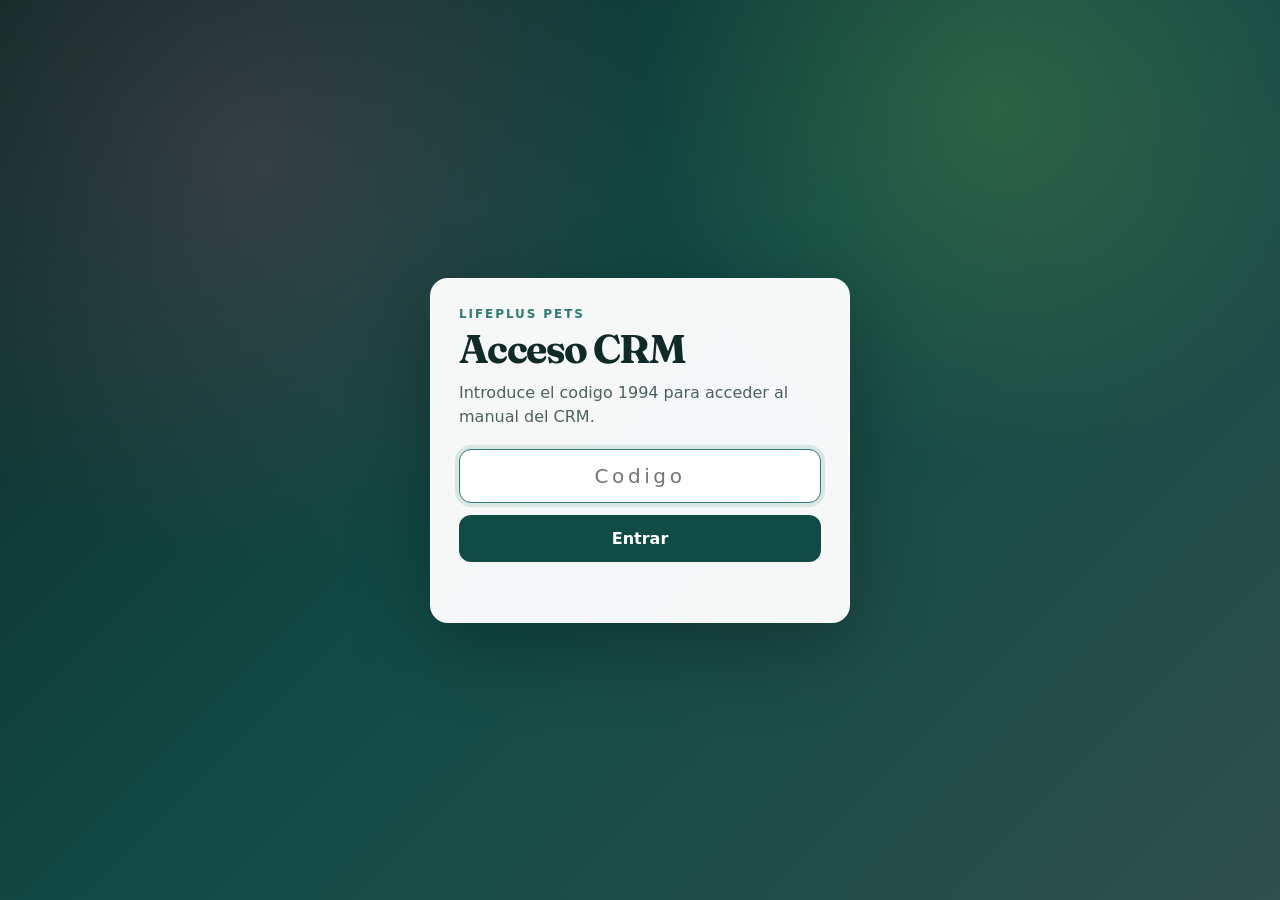
<file: crm/manual.html>
<!doctype html>
<html lang="es">
  <head>
    <meta charset="UTF-8" />
    <meta name="viewport" content="width=device-width, initial-scale=1.0" />
    <title>Manual CRM — PETS Outreach</title>
    <script
      src="../access-gate.js"
      data-code="1994"
      data-key="crm"
      data-title="Acceso CRM"
      data-subtitle="Introduce el codigo 1994 para acceder al manual del CRM."
    ></script>
    <link rel="stylesheet" href="./styles.css" />
    <style>
      .manual-wrap { max-width: 860px; margin: 0 auto; padding: 2rem 1rem; }
      .manual-wrap h1 { font-family: "Fraunces", serif; }
      .manual-wrap h2 { color: var(--brand); border-bottom: 2px solid var(--line); padding-bottom: 0.3rem; margin-top: 2rem; }
      .manual-wrap h3 { color: var(--brand-2); margin-top: 1.2rem; }
      .manual-wrap p, .manual-wrap li { line-height: 1.7; color: var(--ink-soft); }
      .manual-wrap ul { padding-left: 1.2rem; }
      .tip { background: #d1fae5; border-left: 4px solid #059669; padding: 0.7rem 1rem; border-radius: 0 8px 8px 0; margin: 1rem 0; }
      .warning { background: #fef3c7; border-left: 4px solid #d97706; padding: 0.7rem 1rem; border-radius: 0 8px 8px 0; margin: 1rem 0; }
      .step { display: flex; gap: 1rem; align-items: flex-start; margin: 0.7rem 0; }
      .step-num { background: var(--brand); color: #fff; border-radius: 50%; width: 28px; height: 28px; display: flex; align-items: center; justify-content: center; font-weight: 700; flex-shrink: 0; font-size: 0.85rem; }
      .pipeline-table { width: 100%; border-collapse: collapse; margin: 1rem 0; }
      .pipeline-table th, .pipeline-table td { padding: 0.6rem 0.8rem; border: 1px solid var(--line); font-size: 0.9rem; text-align: left; }
      .pipeline-table th { background: var(--brand); color: #fff; }
      .pipeline-table tr:nth-child(even) { background: #f6f5ef; }
      .back-btn { display: inline-block; margin-bottom: 1.5rem; color: var(--brand); text-decoration: none; font-weight: 600; }
      .back-btn:hover { text-decoration: underline; }
      .badge { display: inline-block; padding: 0.1rem 0.5rem; border-radius: 999px; font-size: 0.78rem; font-weight: 600; }
      .badge-green { background: #d1fae5; color: #065f46; }
      .badge-orange { background: #fef3c7; color: #92400e; }
      .badge-red { background: #fee2e2; color: #991b1b; }
    </style>
  </head>
  <body>
    <div class="manual-wrap">
      <a class="back-btn" href="./index.html">← Volver al CRM</a>

      <p class="eyebrow">LifePlus Pets</p>
      <h1>Manual de uso — PETS Outreach CRM</h1>
      <p>Guía práctica para gestionar contactos, enviar SMS y hacer seguimiento de respuestas.</p>

      <!-- ═══════════════════════════════════════ -->
      <h2>1. ¿Qué es este CRM?</h2>
      <p>Es una herramienta para llevar el control de los contactos del sector veterinario y canino a los que presentamos la línea PETS de LifePlus. Permite enviar SMS personalizados, registrar respuestas y saber en qué fase está cada contacto.</p>

      <!-- ═══════════════════════════════════════ -->
      <h2>2. Las etapas del pipeline</h2>
      <p>Cada contacto pasa por estas etapas según cómo avanza la conversación:</p>
      <table class="pipeline-table">
        <thead><tr><th>Etapa</th><th>Significado</th><th>Qué hacer</th></tr></thead>
        <tbody>
          <tr><td><strong>Nuevo</strong></td><td>Contacto importado, sin gestión aún</td><td>Enviar primer SMS</td></tr>
          <tr><td><strong>Intento 1 enviado</strong></td><td>Se envió el primer SMS, sin respuesta</td><td>Esperar 2 días, luego 2º intento</td></tr>
          <tr><td><strong>Intento 2 enviado</strong></td><td>Segundo SMS enviado, sin respuesta</td><td>Esperar 2 días, decidir si nurture</td></tr>
          <tr><td><strong>Conversación abierta</strong></td><td>Hay diálogo activo</td><td>Responder y avanzar</td></tr>
          <tr><td><strong>Interesado</strong></td><td>Ha mostrado interés claro</td><td>Enviar propuesta</td></tr>
          <tr><td><strong>Propuesta enviada</strong></td><td>Se mandó información detallada</td><td>Hacer seguimiento</td></tr>
          <tr><td><strong>En negociación</strong></td><td>Está valorando activamente</td><td>Acompañar el proceso</td></tr>
          <tr><td><strong>Ganado</strong></td><td>Cliente activo</td><td>Onboarding y fidelización</td></tr>
          <tr><td><strong>Perdido</strong></td><td>No interesado</td><td>Archivar</td></tr>
          <tr><td><strong>En nurture</strong></td><td>Sin respuesta tras 3 intentos</td><td>Contacto futuro esporádico</td></tr>
        </tbody>
      </table>
      <div class="tip">El pipeline avanza <strong>automáticamente</strong> si pasan 2 días sin respuesta registrada. Al abrir el CRM, revisa si hay contactos que cambiaron de etapa.</div>

      <!-- ═══════════════════════════════════════ -->
      <h2>3. Enviar un SMS</h2>
      <div class="step"><div class="step-num">1</div><div>Localiza el contacto en la tabla. Usa el buscador (nombre o teléfono) o filtra por etapa del pipeline.</div></div>
      <div class="step"><div class="step-num">2</div><div>Pulsa el botón <strong>SMS</strong> en la columna Acciones. Se abrirá Messages en Mac con el número y el mensaje ya escritos.</div></div>
      <div class="step"><div class="step-num">3</div><div>Revisa el mensaje en Messages y pulsa <strong>Enviar</strong>. El CRM registra automáticamente el intento en el historial.</div></div>
      <div class="step"><div class="step-num">4</div><div>Vuelve al CRM (Cmd+Tab). La lista mantiene tu posición de scroll.</div></div>

      <h3>Indicadores del botón SMS</h3>
      <ul>
        <li><strong>SMS</strong> — Sin contacto previo</li>
        <li><strong>SMS ● ✓</strong> <span class="badge badge-green">verde</span> — 1 SMS enviado (hoy)</li>
        <li><strong>SMS ●●</strong> <span class="badge badge-orange">naranja</span> — 2 intentos realizados</li>
        <li><strong>SMS ●●●</strong> <span class="badge badge-red">rojo</span> — 3 intentos, pasar a nurture</li>
      </ul>

      <h3>Plantilla SMS</h3>
      <p>El campo <em>Plantilla SMS</em> (arriba a la derecha de la tabla) guarda el texto que se pre-rellena en Messages. Puedes editarlo y se guarda automáticamente para la próxima sesión.</p>
      <p>Plantilla oficial aprobada (149 chars, 1 SMS):</p>
      <blockquote style="background:#f6f5ef;padding:0.7rem 1rem;border-radius:8px;font-style:normal;">
        Hola {nombre_corto}, somos Peter y Maika de LifePlus. Hemos visto tu ficha, creemos que nuestra nueva linea Pets te puede interesar. Te paso info?
      </blockquote>
      <div class="tip"><strong>{nombre_corto}</strong> se sustituye automáticamente. Para "García-Román Ramírez, Juan Carlos" → "Juan García-Román". Para "Lourdes Izquierdo Lujan" → "Lourdes Izquierdo".</div>

      <!-- ═══════════════════════════════════════ -->
      <h2>4. Registrar la respuesta</h2>
      <p>Cuando alguien responda (o confirmes que no ha respondido), anótalo en el historial:</p>
      <div class="step"><div class="step-num">1</div><div>Pulsa <strong>Historial</strong> en la fila del contacto.</div></div>
      <div class="step"><div class="step-num">2</div><div>Se abre el panel de historial abajo. Rellena el formulario:</div></div>
      <ul style="margin-left:3rem;">
        <li><strong>Canal</strong>: SMS, WhatsApp, Llamada…</li>
        <li><strong>Tipo</strong>: <em>Entrada</em> si ellos escribieron, <em>Nota</em> si es un apunte tuyo</li>
        <li><strong>Respondió</strong>: Sí / No / Pendiente</li>
        <li><strong>Que dijo</strong>: Copia el mensaje o resume la llamada</li>
        <li><strong>Resultado</strong>: Interesado / No interesado / Recontactar…</li>
        <li><strong>Próximo paso</strong>: Qué harás y cuándo</li>
      </ul>
      <div class="step"><div class="step-num">3</div><div>Pulsa <strong>Registrar interacción</strong>. El pipeline y el estado se actualizan automáticamente.</div></div>
      <div class="warning">Si alguien responde pero <strong>no lo anotas</strong>, el sistema avanzará el pipeline automáticamente a los 2 días como si no hubiera contestado. Anota siempre las respuestas.</div>

      <!-- ═══════════════════════════════════════ -->
      <h2>5. Importar contactos (Mónica / Belén)</h2>
      <div class="step"><div class="step-num">1</div><div>Prepara el CSV con columnas: <code>name, pin, address, last_month, source, tel</code></div></div>
      <div class="step"><div class="step-num">2</div><div>Sube el archivo al servidor como <code>crm/import/monica-normalized.csv</code> o <code>belen-normalized.csv</code></div></div>
      <div class="step"><div class="step-num">3</div><div>Pulsa <strong>Importar Monica</strong> o <strong>Importar Belen</strong> en la cabecera. Los contactos existentes (mismo teléfono o nombre) no se duplican.</div></div>

      <!-- ═══════════════════════════════════════ -->
      <h2>6. Exportar datos</h2>
      <ul>
        <li><strong>Exportar CSV</strong>: Descarga todos los contactos con sus campos</li>
        <li><strong>Exportar interacciones</strong>: Descarga el historial completo de todas las interacciones (útil para análisis en Excel)</li>
      </ul>

      <!-- ═══════════════════════════════════════ -->
      <h2>7. Preguntas frecuentes</h2>

      <h3>¿Por qué el número en Messages es diferente al del CRM?</h3>
      <p>Comprueba que el teléfono está bien introducido en la ficha del contacto. El CRM añade +34 automáticamente si el número empieza por 34, pero si el número tiene un formato raro puede salir mal.</p>

      <h3>¿Por qué el mensaje aparece vacío en Messages?</h3>
      <p>Asegúrate de estar usando la versión actualizada del CRM (Cmd+Shift+R para forzar recarga). Las versiones anteriores tenían este bug, ya corregido.</p>

      <h3>¿Los datos se pierden si cierro el navegador?</h3>
      <p>No. Los datos se guardan tanto en el navegador (localStorage) como en el servidor. Al reabrir el CRM se cargan del servidor y se fusionan con los datos locales — siempre gana el más reciente.</p>

      <h3>¿Cuántos SMS cuenta como un SMS?</h3>
      <p>La plantilla oficial (149 chars) cabe en <strong>1 SMS GSM-7</strong> para cualquier nombre. Evita añadir tildes (á, é, í, ó, ú) al editar la plantilla — forzarían codificación UCS-2 y pasarías a 3 SMS por envío.</p>

      <h3>¿Qué pasa después de 3 intentos sin respuesta?</h3>
      <p>El contacto pasa automáticamente a etapa <strong>En nurture</strong>. Ahí ya no recibe auto-avances. Puedes recontactarlos en el futuro de forma puntual.</p>

      <p style="margin-top:3rem;font-size:0.8rem;color:var(--ink-soft);">Manual generado el 25/04/2026 — LifePlus Pets CRM v2</p>
    </div>
  </body>
</html>
</file>
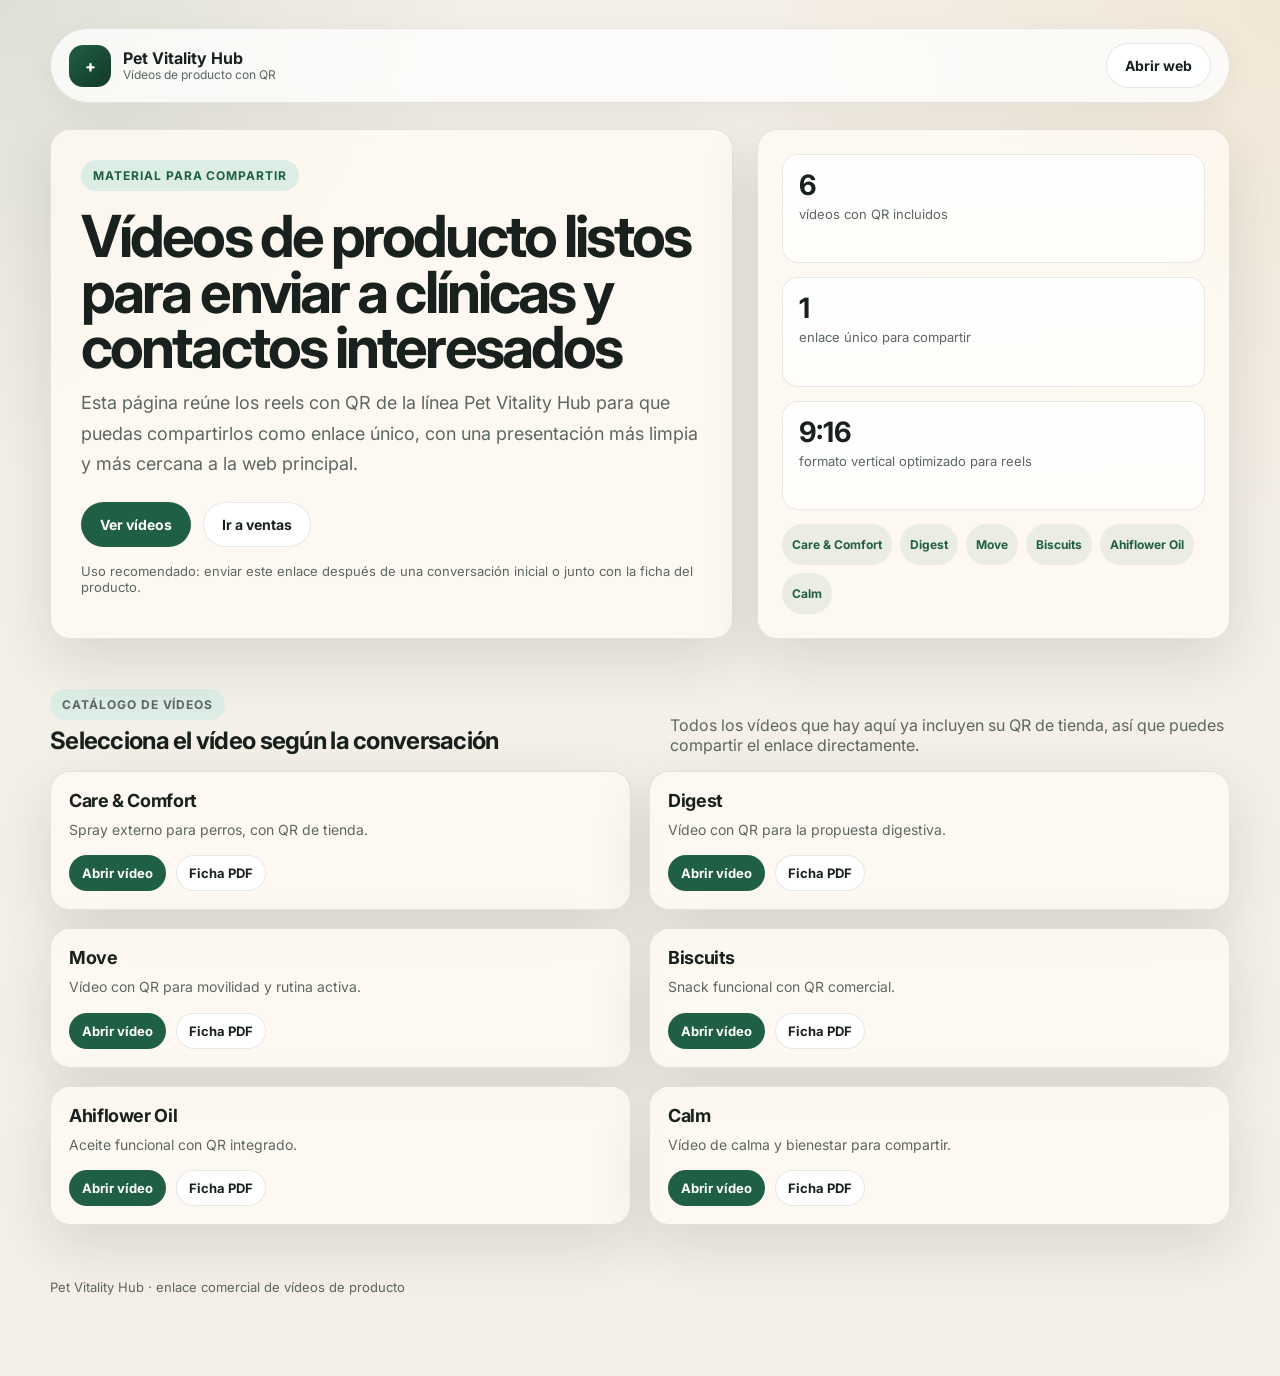
<file: ventas/videos.html>
<!doctype html>
<html lang="es">
  <head>
    <meta charset="UTF-8" />
    <meta http-equiv="refresh" content="0; url=../videos.html" />
    <meta name="viewport" content="width=device-width, initial-scale=1.0" />
    <title>Vídeos</title>
  </head>
  <body>
    <p><a href="../videos.html">Abrir vídeos</a></p>
  </body>
 </html>
</file>
<file: crm-care-comfort/styles.css>
@import url("https://fonts.googleapis.com/css2?family=Space+Grotesk:wght@400;500;700&family=Fraunces:opsz,wght@9..144,600&display=swap");

:root {
  --bg: #f6f5ef;
  --ink: #102a27;
  --ink-soft: #2d4a46;
  --brand: #114b46;
  --brand-2: #2f7a72;
  --accent: #d95f87;
  --lime: #9bcf3c;
  --line: #d7d8ce;
  --card: #ffffff;
}

* {
  box-sizing: border-box;
}

body {
  margin: 0;
  font-family: "Space Grotesk", sans-serif;
  background: radial-gradient(circle at 10% 10%, #ffffff 0%, var(--bg) 45%),
    linear-gradient(120deg, #eef3e5 0%, #f7f0ea 100%);
  color: var(--ink);
}

.hero {
  padding: 2.4rem 1.2rem 1.2rem;
  text-align: center;
}

.eyebrow {
  margin: 0;
  font-size: 0.82rem;
  text-transform: uppercase;
  letter-spacing: 0.13em;
  color: var(--brand-2);
}

h1 {
  font-family: "Fraunces", serif;
  margin: 0.4rem 0;
  font-size: clamp(1.9rem, 4vw, 2.8rem);
}

.subtitle {
  margin: 0 auto;
  max-width: 860px;
  color: var(--ink-soft);
}

.hero-actions {
  margin-top: 1rem;
  display: flex;
  gap: 0.7rem;
  justify-content: center;
  flex-wrap: wrap;
}

.layout {
  max-width: 1280px;
  margin: 0 auto;
  padding: 1rem;
  display: grid;
  gap: 1rem;
  grid-template-columns: 1fr;
}

@media (min-width: 1100px) {
  .layout {
    grid-template-columns: 440px 1fr;
    align-items: start;
  }

  .layout > .card:first-child {
    position: sticky;
    top: 1rem;
  }
}

.card {
  background: var(--card);
  border: 1px solid var(--line);
  border-radius: 18px;
  box-shadow: 0 6px 30px rgba(25, 52, 48, 0.08);
  padding: 1rem;
}

h2 {
  margin-top: 0;
  margin-bottom: 0.7rem;
  font-size: 1.1rem;
}

.form-grid {
  display: grid;
  grid-template-columns: 1fr 1fr;
  gap: 0.7rem;
}

.full-width {
  grid-column: 1 / -1;
}

label {
  display: flex;
  flex-direction: column;
  gap: 0.34rem;
  font-size: 0.86rem;
  color: var(--ink-soft);
}

input,
select,
textarea,
button {
  font: inherit;
}

input,
select,
textarea {
  border: 1px solid var(--line);
  border-radius: 10px;
  padding: 0.56rem 0.62rem;
  background: #fff;
  color: var(--ink);
}

textarea {
  resize: vertical;
}

.btn {
  border-radius: 999px;
  padding: 0.56rem 0.95rem;
  border: 0;
  cursor: pointer;
  font-weight: 600;
}

.btn-primary {
  background: linear-gradient(120deg, var(--brand) 0%, var(--brand-2) 100%);
  color: #fff;
}

.btn-secondary {
  background: #e9eee8;
  color: var(--ink);
}

.table-header {
  display: flex;
  justify-content: space-between;
  gap: 0.7rem;
  align-items: center;
  flex-wrap: wrap;
}

.filters {
  display: flex;
  gap: 0.5rem;
  flex-wrap: wrap;
}

.table-wrap {
  overflow-x: auto;
  border: 1px solid var(--line);
  border-radius: 12px;
  max-height: 68vh;
  overflow-y: auto;
}

table {
  width: 100%;
  border-collapse: collapse;
  min-width: 1180px;
  table-layout: fixed;
}

th,
td {
  padding: 0.62rem;
  border-bottom: 1px solid var(--line);
  font-size: 0.84rem;
  text-align: left;
  vertical-align: top;
}

th {
  position: sticky;
  top: 0;
  z-index: 3;
  background: #fff;
  text-transform: uppercase;
  letter-spacing: 0.05em;
  font-size: 0.72rem;
  color: var(--ink-soft);
}

.col-actions,
.cell-actions {
  left: 0;
  width: 168px;
  min-width: 168px;
}

th.col-actions,
td.cell-actions {
  position: sticky;
  left: 0;
  z-index: 4;
  background: #fff;
  box-shadow: 1px 0 0 var(--line);
}

td.cell-actions {
  z-index: 2;
}

.cell-name { width: 170px; }
.cell-phone { width: 92px; }
.col-email,
.cell-email { width: 150px; }
.cell-method { width: 84px; }
.cell-pipeline { width: 78px; }
.col-response,
.cell-response { width: 250px; }
.cell-next { width: 126px; }
.cell-date { width: 76px; }
.cell-count { width: 54px; text-align: center; }
.cell-owner { width: 96px; }
.cell-type { width: 92px; }

.cell-email,
.cell-response small,
.cell-next {
  overflow: hidden;
  text-overflow: ellipsis;
}

.cell-email {
  white-space: nowrap;
}

.cell-response small {
  display: -webkit-box;
  -webkit-line-clamp: 2;
  -webkit-box-orient: vertical;
  line-height: 1.35;
}

.status-pill {
  padding: 0.18rem 0.5rem;
  border-radius: 999px;
  font-size: 0.72rem;
  display: inline-block;
}

.status-nuevo {
  background: #f3f3f0;
}

.status-intento_1_enviado {
  background: #edf4fb;
}

.status-intento_2_enviado {
  background: #e3ecfb;
}

.status-conversacion_abierta {
  background: #ddf4e8;
}

.status-interesado {
  background: #d8edf9;
}

.status-propuesta_enviada {
  background: #e9e6fb;
}

.status-en_negociacion {
  background: #f9efdc;
}

.status-ganado {
  background: #dff2d3;
}

.status-perdido {
  background: #f8dfdf;
}

.status-en_nurture {
  background: #f5f1dc;
}

.action-group {
  display: grid;
  grid-template-columns: repeat(2, minmax(0, 1fr));
  gap: 0.28rem;
}

.mini {
  border-radius: 7px;
  border: 1px solid var(--line);
  background: #fff;
  padding: 0.24rem 0.38rem;
  cursor: pointer;
  font-size: 0.78rem;
  font-weight: 600;
  line-height: 1.1;
}

.mini.history-btn {
  grid-column: 1 / -1;
  background: var(--brand);
  border-color: var(--brand);
  color: #fff;
}

.mini.danger-btn {
  color: #991b1b;
}

.mini.sms-sent {
  background: #059669;
  color: #fff;
  border-color: #059669;
}

.mini.sms-btn { font-weight: 600; }
.mini.sms-1 { border-color: #059669; color: #059669; }
.mini.sms-2 { border-color: #d97706; color: #d97706; }
.mini.sms-3 { border-color: #dc2626; color: #dc2626; }
.mini.wa-btn { border-color: #25d366; color: #25d366; font-weight: 600; }

.history-panel {
  margin-top: 1rem;
  border: 1px solid var(--line);
  border-left: 6px solid var(--brand);
  border-radius: 14px;
  padding: 1rem;
  background: #fff;
}

.history-panel h3 {
  margin: 0 0 0.35rem;
  font-size: 1rem;
}

.history-meta {
  display: flex;
  align-items: center;
  gap: 0.6rem;
  flex-wrap: wrap;
  margin: 0 0 0.75rem;
  font-size: 0.84rem;
  color: var(--ink-soft);
}

.history-meta strong {
  color: var(--ink);
  font-size: 1rem;
}

.active-contact-label {
  border-radius: 999px;
  background: var(--brand);
  color: #fff;
  padding: 0.18rem 0.55rem;
  font-size: 0.72rem;
  font-weight: 700;
  text-transform: uppercase;
}

.history-note {
  margin: -0.25rem 0 0.9rem;
  font-size: 0.84rem;
  color: var(--ink-soft);
}

.history-actions {
  display: flex;
  gap: 0.5rem;
  flex-wrap: wrap;
}

.history-list-wrap {
  margin-top: 0.8rem;
  overflow-x: auto;
  max-height: 420px;
  overflow-y: auto;
  border: 1px solid var(--line);
  border-radius: 12px;
}

.inline-help {
  display: block;
  margin-top: 0.3rem;
  font-size: 0.78rem;
  color: var(--ink-soft);
}

.pipeline-stats {
  display: flex;
  gap: 0.5rem;
  flex-wrap: wrap;
  margin-bottom: 0.6rem;
}

.stat-pill {
  background: #f3f3f0;
  border-radius: 999px;
  padding: 0.2rem 0.75rem;
  font-size: 0.8rem;
  color: var(--ink-soft);
}

.stat-pill.stat-ok { background: #d1fae5; color: #065f46; }
.stat-pill.stat-warn { background: #fee2e2; color: #991b1b; }

tr.overdue td {
  background: #fff5f5;
}

tr.selected-contact td {
  background: #ecfdf5;
}

tr.selected-contact td.cell-actions {
  box-shadow: inset 4px 0 0 var(--brand), 1px 0 0 var(--line);
}

tr.overdue .cell-next,
tr.overdue .cell-date {
  color: #dc2626;
  font-weight: 600;
}

.sms-banner {
  position: fixed;
  bottom: 1.5rem;
  left: 50%;
  transform: translateX(-50%);
  background: #fff;
  border: 2px solid var(--brand);
  border-radius: 14px;
  box-shadow: 0 8px 32px rgba(17, 75, 70, 0.18);
  padding: 1rem 1.4rem;
  display: flex;
  align-items: center;
  gap: 1rem;
  flex-wrap: wrap;
  z-index: 9999;
  max-width: 92vw;
  animation: banner-in 0.2s ease;
}

@keyframes banner-in {
  from { opacity: 0; transform: translateX(-50%) translateY(12px); }
  to   { opacity: 1; transform: translateX(-50%) translateY(0); }
}

.sms-banner-text {
  font-size: 0.95rem;
  color: var(--ink);
}

.sms-banner-actions {
  display: flex;
  gap: 0.5rem;
  flex-wrap: wrap;
}
</file>
<file: crm/styles.css>
@import url("https://fonts.googleapis.com/css2?family=Space+Grotesk:wght@400;500;700&family=Fraunces:opsz,wght@9..144,600&display=swap");

:root {
  --bg: #f6f5ef;
  --ink: #102a27;
  --ink-soft: #2d4a46;
  --brand: #114b46;
  --brand-2: #2f7a72;
  --accent: #d95f87;
  --lime: #9bcf3c;
  --line: #d7d8ce;
  --card: #ffffff;
}

* {
  box-sizing: border-box;
}

body {
  margin: 0;
  font-family: "Space Grotesk", sans-serif;
  background: radial-gradient(circle at 10% 10%, #ffffff 0%, var(--bg) 45%),
    linear-gradient(120deg, #eef3e5 0%, #f7f0ea 100%);
  color: var(--ink);
}

.hero {
  padding: 2.4rem 1.2rem 1.2rem;
  text-align: center;
}

.eyebrow {
  margin: 0;
  font-size: 0.82rem;
  text-transform: uppercase;
  letter-spacing: 0.13em;
  color: var(--brand-2);
}

h1 {
  font-family: "Fraunces", serif;
  margin: 0.4rem 0;
  font-size: clamp(1.9rem, 4vw, 2.8rem);
}

.subtitle {
  margin: 0 auto;
  max-width: 860px;
  color: var(--ink-soft);
}

.hero-actions {
  margin-top: 1rem;
  display: flex;
  gap: 0.7rem;
  justify-content: center;
  flex-wrap: wrap;
}

.layout {
  max-width: 1280px;
  margin: 0 auto;
  padding: 1rem;
  display: grid;
  gap: 1rem;
  grid-template-columns: 1fr;
}

@media (min-width: 1100px) {
  .layout {
    grid-template-columns: 440px 1fr;
  }
}

.card {
  background: var(--card);
  border: 1px solid var(--line);
  border-radius: 18px;
  box-shadow: 0 6px 30px rgba(25, 52, 48, 0.08);
  padding: 1rem;
}

h2 {
  margin-top: 0;
  margin-bottom: 0.7rem;
  font-size: 1.1rem;
}

.form-grid {
  display: grid;
  grid-template-columns: 1fr 1fr;
  gap: 0.7rem;
}

.full-width {
  grid-column: 1 / -1;
}

label {
  display: flex;
  flex-direction: column;
  gap: 0.34rem;
  font-size: 0.86rem;
  color: var(--ink-soft);
}

input,
select,
textarea,
button {
  font: inherit;
}

input,
select,
textarea {
  border: 1px solid var(--line);
  border-radius: 10px;
  padding: 0.56rem 0.62rem;
  background: #fff;
  color: var(--ink);
}

textarea {
  resize: vertical;
}

.btn {
  border-radius: 999px;
  padding: 0.56rem 0.95rem;
  border: 0;
  cursor: pointer;
  font-weight: 600;
}

.btn-primary {
  background: linear-gradient(120deg, var(--brand) 0%, var(--brand-2) 100%);
  color: #fff;
}

.btn-secondary {
  background: #e9eee8;
  color: var(--ink);
}

.table-header {
  display: flex;
  justify-content: space-between;
  gap: 0.7rem;
  align-items: center;
  flex-wrap: wrap;
}

.filters {
  display: flex;
  gap: 0.5rem;
  flex-wrap: wrap;
}

.table-wrap {
  overflow-x: auto;
  border: 1px solid var(--line);
  border-radius: 12px;
  max-height: 68vh;
  overflow-y: auto;
}

table {
  width: 100%;
  border-collapse: collapse;
  min-width: 1180px;
  table-layout: fixed;
}

th,
td {
  padding: 0.62rem;
  border-bottom: 1px solid var(--line);
  font-size: 0.84rem;
  text-align: left;
  vertical-align: top;
}

th {
  position: sticky;
  top: 0;
  z-index: 3;
  background: #fff;
  text-transform: uppercase;
  letter-spacing: 0.05em;
  font-size: 0.72rem;
  color: var(--ink-soft);
}

.col-actions,
.cell-actions {
  left: 0;
  width: 168px;
  min-width: 168px;
}

th.col-actions,
td.cell-actions {
  position: sticky;
  left: 0;
  z-index: 4;
  background: #fff;
  box-shadow: 1px 0 0 var(--line);
}

td.cell-actions {
  z-index: 2;
}

.cell-name { width: 170px; }
.cell-phone { width: 92px; }
.col-email,
.cell-email { width: 150px; }
.cell-method { width: 84px; }
.cell-pipeline { width: 78px; }
.col-response,
.cell-response { width: 250px; }
.cell-next { width: 126px; }
.cell-date { width: 76px; }
.cell-count { width: 54px; text-align: center; }
.cell-owner { width: 96px; }
.cell-type { width: 92px; }

.cell-email,
.cell-response small,
.cell-next {
  overflow: hidden;
  text-overflow: ellipsis;
}

.cell-email {
  white-space: nowrap;
}

.cell-response small {
  display: -webkit-box;
  -webkit-line-clamp: 2;
  -webkit-box-orient: vertical;
  line-height: 1.35;
}

.status-pill {
  padding: 0.18rem 0.5rem;
  border-radius: 999px;
  font-size: 0.72rem;
  display: inline-block;
}

.status-nuevo {
  background: #f3f3f0;
}

.status-intento_1_enviado {
  background: #edf4fb;
}

.status-intento_2_enviado {
  background: #e3ecfb;
}

.status-conversacion_abierta {
  background: #ddf4e8;
}

.status-interesado {
  background: #d8edf9;
}

.status-propuesta_enviada {
  background: #e9e6fb;
}

.status-en_negociacion {
  background: #f9efdc;
}

.status-ganado {
  background: #dff2d3;
}

.status-perdido {
  background: #f8dfdf;
}

.status-en_nurture {
  background: #f5f1dc;
}

.action-group {
  display: grid;
  grid-template-columns: repeat(2, minmax(0, 1fr));
  gap: 0.28rem;
}

.mini {
  border-radius: 7px;
  border: 1px solid var(--line);
  background: #fff;
  padding: 0.24rem 0.38rem;
  cursor: pointer;
  font-size: 0.78rem;
  font-weight: 600;
  line-height: 1.1;
}

.mini.history-btn {
  grid-column: 1 / -1;
  background: var(--brand);
  border-color: var(--brand);
  color: #fff;
}

.mini.danger-btn {
  color: #991b1b;
}

.mini.sms-sent {
  background: #059669;
  color: #fff;
  border-color: #059669;
}

.mini.sms-btn { font-weight: 600; }
.mini.sms-1 { border-color: #059669; color: #059669; }
.mini.sms-2 { border-color: #d97706; color: #d97706; }
.mini.sms-3 { border-color: #dc2626; color: #dc2626; }
.mini.wa-btn { border-color: #25d366; color: #25d366; font-weight: 600; }

.history-panel {
  margin-top: 1rem;
  border: 1px solid var(--line);
  border-left: 6px solid var(--brand);
  border-radius: 14px;
  padding: 1rem;
  background: #fff;
}

.history-panel h3 {
  margin: 0 0 0.35rem;
  font-size: 1rem;
}

.history-meta {
  display: flex;
  align-items: center;
  gap: 0.6rem;
  flex-wrap: wrap;
  margin: 0 0 0.75rem;
  font-size: 0.84rem;
  color: var(--ink-soft);
}

.history-meta strong {
  color: var(--ink);
  font-size: 1rem;
}

.active-contact-label {
  border-radius: 999px;
  background: var(--brand);
  color: #fff;
  padding: 0.18rem 0.55rem;
  font-size: 0.72rem;
  font-weight: 700;
  text-transform: uppercase;
}

.history-actions {
  display: flex;
  gap: 0.5rem;
  flex-wrap: wrap;
}

.history-list-wrap {
  margin-top: 0.8rem;
  overflow-x: auto;
}

.pipeline-stats {
  display: flex;
  gap: 0.5rem;
  flex-wrap: wrap;
  margin-bottom: 0.6rem;
}

.stat-pill {
  background: #f3f3f0;
  border-radius: 999px;
  padding: 0.2rem 0.75rem;
  font-size: 0.8rem;
  color: var(--ink-soft);
}

.stat-pill.stat-ok { background: #d1fae5; color: #065f46; }
.stat-pill.stat-warn { background: #fee2e2; color: #991b1b; }

tr.overdue td {
  background: #fff5f5;
}

tr.selected-contact td {
  background: #ecfdf5;
}

tr.selected-contact td.cell-actions {
  box-shadow: inset 4px 0 0 var(--brand), 1px 0 0 var(--line);
}

tr.overdue .cell-next,
tr.overdue .cell-date {
  color: #dc2626;
  font-weight: 600;
}

.sms-banner {
  position: fixed;
  bottom: 1.5rem;
  left: 50%;
  transform: translateX(-50%);
  background: #fff;
  border: 2px solid var(--brand);
  border-radius: 14px;
  box-shadow: 0 8px 32px rgba(17, 75, 70, 0.18);
  padding: 1rem 1.4rem;
  display: flex;
  align-items: center;
  gap: 1rem;
  flex-wrap: wrap;
  z-index: 9999;
  max-width: 92vw;
  animation: banner-in 0.2s ease;
}

@keyframes banner-in {
  from { opacity: 0; transform: translateX(-50%) translateY(12px); }
  to   { opacity: 1; transform: translateX(-50%) translateY(0); }
}

.sms-banner-text {
  font-size: 0.95rem;
  color: var(--ink);
}

.sms-banner-actions {
  display: flex;
  gap: 0.5rem;
  flex-wrap: wrap;
}
</file>
<file: ventas/styles.css>
:root {
  --ink: #102a27;
  --ink-soft: #526663;
  --paper: #f7f6f0;
  --card: #ffffff;
  --line: #d9ded7;
  --teal: #114b46;
  --teal-2: #2f7a72;
  --cherry: #c8446d;
  --lime: #9bcf3c;
  --amber: #d99a22;
  --blue: #4978a6;
  --shadow: 0 18px 50px rgba(16, 42, 39, 0.12);
}

* {
  box-sizing: border-box;
}

body {
  margin: 0;
  min-height: 100vh;
  background:
    radial-gradient(circle at 16% 18%, rgba(155, 207, 60, 0.18), transparent 28%),
    radial-gradient(circle at 84% 12%, rgba(200, 68, 109, 0.16), transparent 26%),
    linear-gradient(135deg, #eef3ec 0%, var(--paper) 48%, #f9efe9 100%);
  color: var(--ink);
  font-family: Inter, ui-sans-serif, system-ui, -apple-system, BlinkMacSystemFont, "Segoe UI", sans-serif;
}

button,
textarea,
input {
  font: inherit;
}

button {
  cursor: pointer;
}

a {
  color: inherit;
  text-decoration: none;
}

.shell {
  width: min(100% - 32px, 980px);
  margin: 0 auto;
}

.app-header {
  position: sticky;
  top: 0;
  z-index: 30;
  background: rgba(17, 75, 70, 0.96);
  color: #fff;
  box-shadow: 0 12px 28px rgba(17, 75, 70, 0.18);
}

.header-inner,
.footer-inner {
  display: flex;
  align-items: center;
  justify-content: space-between;
  gap: 16px;
  padding: 14px 0;
}

.brand {
  display: inline-flex;
  align-items: center;
  gap: 12px;
}

.brand-mark {
  display: grid;
  width: 40px;
  height: 40px;
  place-items: center;
  border-radius: 12px;
  background: #fff;
  color: var(--teal);
  font-size: 26px;
  font-weight: 900;
}

.brand strong,
.brand small {
  display: block;
}

.brand small {
  margin-top: 2px;
  color: #bfe0d4;
  font-size: 11px;
  font-weight: 800;
  letter-spacing: 0.12em;
  text-transform: uppercase;
}

.header-actions {
  display: flex;
  gap: 8px;
  flex-wrap: wrap;
  justify-content: flex-end;
}

.btn {
  display: inline-flex;
  align-items: center;
  justify-content: center;
  min-height: 38px;
  border: 0;
  border-radius: 999px;
  padding: 9px 15px;
  font-size: 13px;
  font-weight: 900;
}

.btn-dark {
  background: #0b2623;
  color: #fff;
}

.btn-soft {
  background: rgba(255, 255, 255, 0.14);
  color: #fff;
}

.tabs {
  position: sticky;
  top: 68px;
  z-index: 20;
  background: rgba(255, 255, 255, 0.84);
  border-bottom: 1px solid rgba(217, 222, 215, 0.9);
  backdrop-filter: blur(14px);
}

.tabs-inner {
  display: grid;
  grid-template-columns: repeat(5, 1fr);
}

.tab {
  display: flex;
  min-height: 64px;
  align-items: center;
  justify-content: center;
  gap: 8px;
  border: 0;
  border-bottom: 4px solid transparent;
  background: transparent;
  color: #7b8b88;
  font-size: 12px;
  font-weight: 900;
  text-transform: uppercase;
}

.tab span {
  display: grid;
  width: 24px;
  height: 24px;
  place-items: center;
  border-radius: 8px;
  background: #edf1ea;
}

.tab.is-active {
  border-color: var(--cherry);
  background: #fff7f9;
  color: var(--teal);
}

.main {
  padding: 24px 0 88px;
}

.overview {
  display: grid;
  grid-template-columns: minmax(0, 1.3fr) minmax(280px, 0.7fr);
  gap: 18px;
  align-items: stretch;
  margin-bottom: 18px;
}

.overview > div:first-child,
.panel,
.metric {
  background: rgba(255, 255, 255, 0.9);
  border: 1px solid rgba(217, 222, 215, 0.92);
  border-radius: 18px;
  box-shadow: var(--shadow);
}

.overview > div:first-child {
  padding: 24px;
}

.eyebrow {
  margin: 0 0 8px;
  color: var(--teal-2);
  font-size: 11px;
  font-weight: 900;
  letter-spacing: 0.16em;
  text-transform: uppercase;
}

h1,
h2,
h3,
p {
  margin-top: 0;
}

h1 {
  max-width: 660px;
  margin-bottom: 12px;
  font-size: clamp(32px, 6vw, 58px);
  line-height: 0.94;
  letter-spacing: -0.06em;
}

h2 {
  margin-bottom: 0;
  font-size: clamp(24px, 4vw, 36px);
  letter-spacing: -0.04em;
}

.overview p,
.section-head > p {
  margin-bottom: 0;
  color: var(--ink-soft);
  line-height: 1.55;
}

.metric-grid {
  display: grid;
  gap: 10px;
}

.metric {
  display: flex;
  align-items: center;
  justify-content: space-between;
  gap: 14px;
  padding: 18px;
}

.metric strong {
  font-size: 34px;
  line-height: 1;
}

.metric span {
  color: var(--ink-soft);
  font-size: 13px;
  font-weight: 900;
  text-align: right;
  text-transform: uppercase;
}

.metric-call {
  border-left: 8px solid var(--teal-2);
}

.metric-wa {
  border-left: 8px solid var(--lime);
}

.metric-email {
  border-left: 8px solid var(--blue);
}

.metric-obj {
  border-left: 8px solid var(--cherry);
}

.panel {
  display: none;
  padding: 18px;
}

.panel.is-active {
  display: block;
}

.section-head {
  display: flex;
  align-items: end;
  justify-content: space-between;
  gap: 18px;
  margin-bottom: 16px;
}

.section-head > p {
  max-width: 430px;
  text-align: right;
}

.stack {
  display: grid;
  gap: 14px;
}

.compliance-note {
  margin: 0 0 16px;
  border: 1px solid rgba(73, 120, 166, 0.24);
  border-left: 8px solid var(--blue);
  border-radius: 16px;
  background: #f2f7fb;
  padding: 14px 16px;
  color: #314946;
  font-size: 14px;
  font-weight: 800;
  line-height: 1.55;
}

.compliance-note strong {
  color: var(--teal);
}

.script-card {
  overflow: hidden;
  border: 1px solid var(--line);
  border-radius: 16px;
  background: var(--card);
}

.script-top {
  display: flex;
  align-items: center;
  justify-content: space-between;
  gap: 12px;
  padding: 13px 16px;
  background: linear-gradient(90deg, #f7faf2 0%, #fff6f8 100%);
  border-bottom: 1px solid var(--line);
}

.script-title {
  margin: 0;
  color: var(--ink-soft);
  font-size: 12px;
  font-weight: 900;
  letter-spacing: 0.08em;
  text-transform: uppercase;
}

.tools {
  display: flex;
  gap: 8px;
}

.tool-btn {
  display: inline-flex;
  align-items: center;
  gap: 6px;
  min-height: 34px;
  border: 0;
  border-radius: 10px;
  padding: 7px 10px;
  background: #edf1ea;
  color: var(--teal);
  font-size: 12px;
  font-weight: 900;
}

.copy-btn {
  background: var(--teal);
  color: #fff;
}

.script-body {
  padding: 18px;
}

.script-text {
  margin: 0;
  color: #243935;
  font-size: 16px;
  font-weight: 700;
  line-height: 1.65;
  white-space: pre-wrap;
}

.editor {
  display: grid;
  gap: 10px;
}

.editor textarea {
  width: 100%;
  min-height: 220px;
  resize: vertical;
  border: 1px solid #cbd7d2;
  border-radius: 14px;
  padding: 14px;
  color: var(--ink);
  line-height: 1.55;
  outline: none;
}

.editor textarea:focus {
  border-color: var(--teal-2);
  box-shadow: 0 0 0 4px rgba(47, 122, 114, 0.12);
}

.save-btn {
  border: 0;
  border-radius: 12px;
  padding: 12px 14px;
  background: var(--cherry);
  color: #fff;
  font-weight: 900;
}

.objection-hero {
  display: flex;
  align-items: center;
  gap: 18px;
  margin-bottom: 16px;
  padding: 18px;
  border-radius: 16px;
  background: #102a27;
  color: #fff;
}

.objection-hero h2 {
  color: #fff;
}

.objection-icon {
  display: grid;
  width: 52px;
  height: 52px;
  flex: 0 0 auto;
  place-items: center;
  border-radius: 14px;
  background: var(--cherry);
  font-size: 30px;
  font-weight: 900;
}

.compact .script-body {
  padding-top: 14px;
}

.product-grid {
  display: grid;
  grid-template-columns: repeat(2, minmax(0, 1fr));
  gap: 14px;
}

.product-card {
  display: grid;
  min-height: 210px;
  gap: 16px;
  align-content: space-between;
  border: 1px solid var(--line);
  border-top: 8px solid var(--teal-2);
  border-radius: 16px;
  background: #fff;
  padding: 18px;
}

.product-card:nth-child(2) {
  border-top-color: var(--blue);
}

.product-card:nth-child(3) {
  border-top-color: var(--amber);
}

.product-card:nth-child(4) {
  border-top-color: var(--cherry);
}

.product-card h3 {
  margin-bottom: 4px;
  font-size: 22px;
  letter-spacing: -0.04em;
}

.product-card p {
  margin-bottom: 0;
  color: var(--ink-soft);
  font-weight: 700;
  line-height: 1.45;
}

.product-meta {
  display: grid;
  gap: 8px;
}

.product-meta span {
  display: block;
  border-radius: 12px;
  background: #f1f4ee;
  padding: 10px;
  color: #314946;
  font-size: 12px;
  font-weight: 900;
  text-transform: uppercase;
}

.product-actions {
  display: flex;
  flex-wrap: wrap;
  gap: 8px;
}

.product-actions a {
  display: inline-flex;
  align-items: center;
  justify-content: center;
  min-height: 34px;
  border-radius: 10px;
  background: #102a27;
  color: #fff;
  padding: 7px 10px;
  font-size: 12px;
  font-weight: 900;
}

.product-actions a:nth-child(2) {
  background: var(--teal-2);
}

.product-actions a:nth-child(3) {
  background: #edf1ea;
  color: var(--teal);
}

.toast {
  position: fixed;
  right: 18px;
  bottom: 76px;
  z-index: 50;
  transform: translateY(20px);
  opacity: 0;
  pointer-events: none;
  border-radius: 12px;
  background: #102a27;
  color: #fff;
  box-shadow: var(--shadow);
  padding: 12px 14px;
  font-weight: 900;
  transition: 0.2s ease;
}

.toast.is-visible {
  transform: translateY(0);
  opacity: 1;
}

.app-footer {
  position: fixed;
  right: 0;
  bottom: 0;
  left: 0;
  z-index: 25;
  background: rgba(255, 255, 255, 0.9);
  border-top: 1px solid rgba(217, 222, 215, 0.9);
  backdrop-filter: blur(14px);
}

.footer-inner {
  color: #748380;
  font-size: 11px;
  font-weight: 900;
  letter-spacing: 0.12em;
  text-transform: uppercase;
}

.footer-inner .is-online {
  color: var(--teal);
}

.footer-inner .is-local {
  color: var(--cherry);
}

@media (max-width: 760px) {
  .header-inner,
  .overview,
  .section-head,
  .footer-inner {
    display: grid;
  }

  .header-actions {
    justify-content: start;
  }

  .tabs {
    top: 118px;
  }

  .tab {
    min-height: 58px;
    gap: 4px;
    font-size: 10px;
  }

  .tab span {
    width: 22px;
    height: 22px;
  }

  .section-head > p {
    text-align: left;
  }

  .product-grid {
    grid-template-columns: 1fr;
  }

  .tools {
    flex-wrap: wrap;
    justify-content: flex-end;
  }
}
</file>
